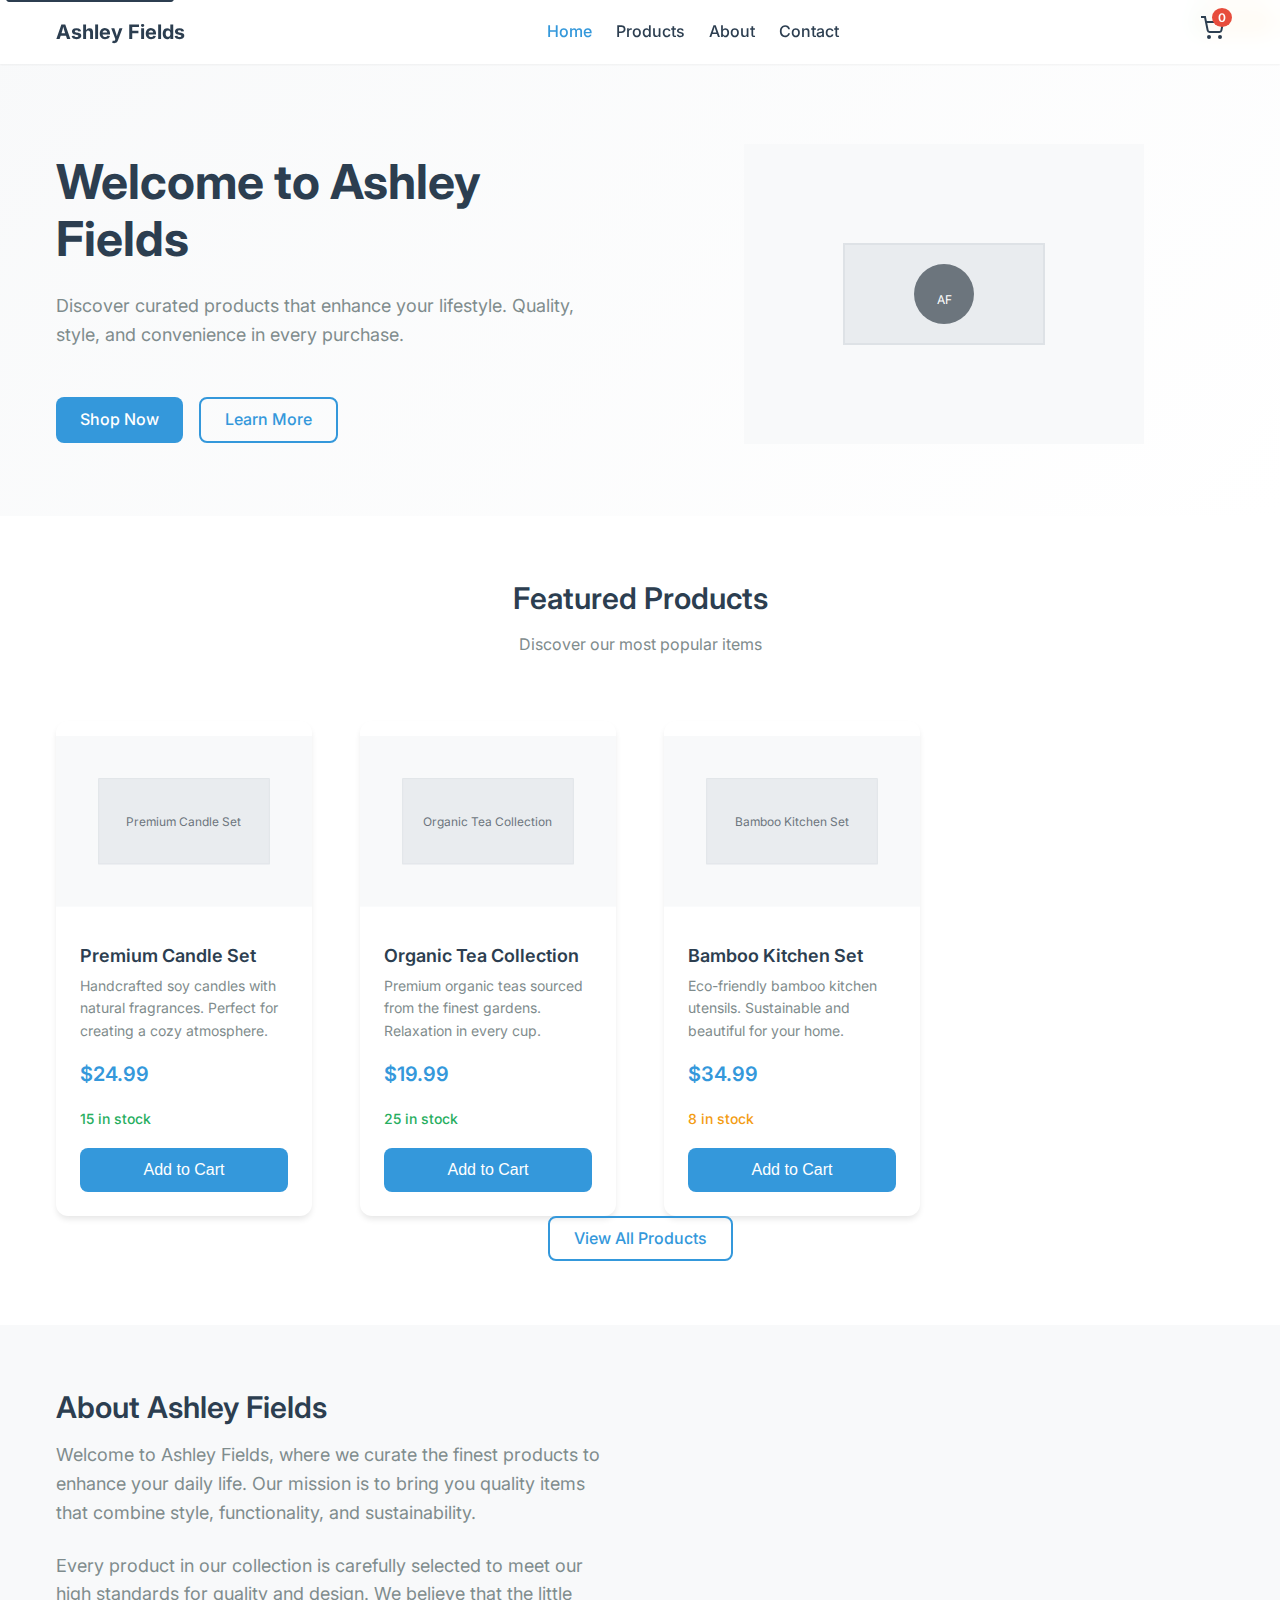
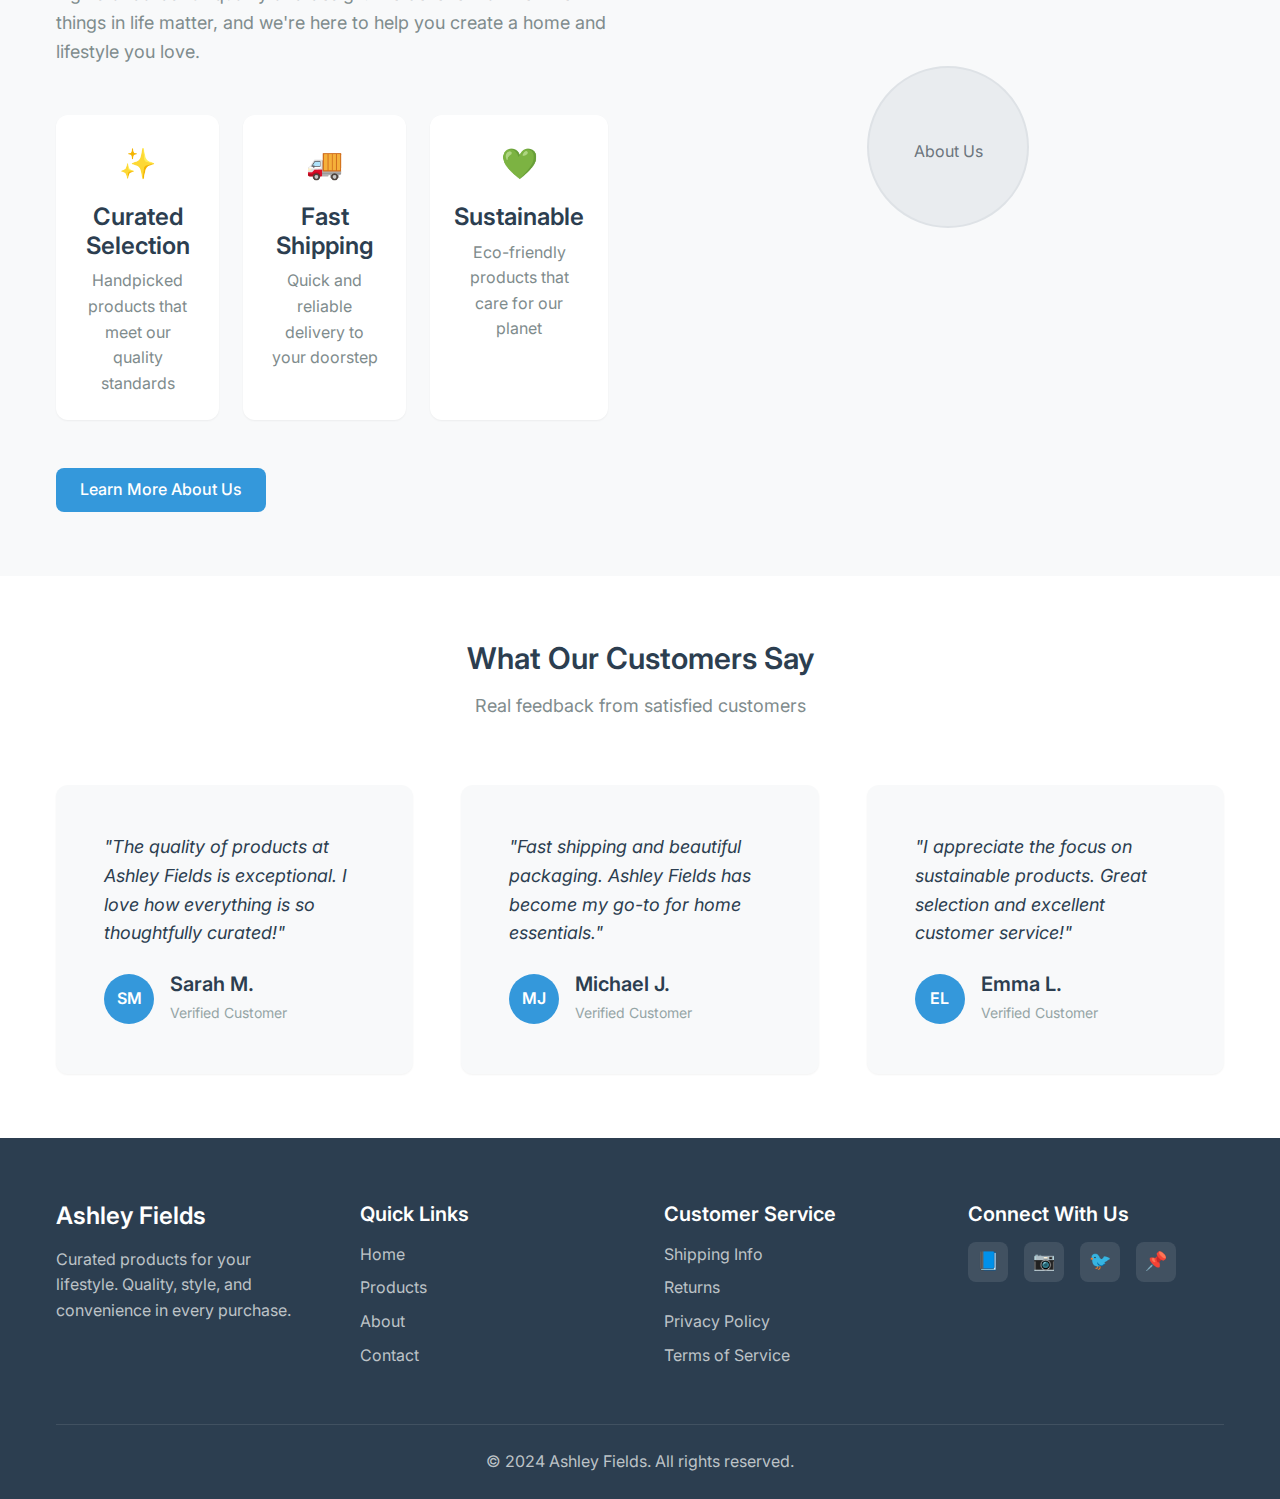
<file: index.html>
<!DOCTYPE html>
<html lang="en">
<head>
    <meta charset="UTF-8">
    <meta name="viewport" content="width=device-width, initial-scale=1.0">
    <meta name="description" content="Ashley Fields - Premium online store offering curated products for your lifestyle. Shop with confidence and enjoy fast shipping.">
    <meta name="keywords" content="Ashley Fields, online store, shopping, lifestyle, premium products">
    <meta property="og:title" content="Ashley Fields - Premium Online Store">
    <meta property="og:description" content="Discover curated products for your lifestyle at Ashley Fields. Shop with confidence and enjoy fast shipping.">
    <meta property="og:type" content="website">
    <meta property="og:url" content="https://your-domain.com">
    <meta property="og:image" content="./assets/images/og-image.jpg">
    <meta name="twitter:card" content="summary_large_image">
    <title>Ashley Fields - Premium Online Store</title>
    <link rel="icon" type="image/x-icon" href="./assets/images/favicon.ico">
    <link rel="stylesheet" href="./css/styles.css">
    <link rel="preconnect" href="https://fonts.googleapis.com">
    <link rel="preconnect" href="https://fonts.gstatic.com" crossorigin>
    <link href="https://fonts.googleapis.com/css2?family=Inter:wght@300;400;500;600;700&display=swap" rel="stylesheet">
    <script async src="https://cdn.snipcart.com/themes/v3.4.1/default/snipcart.js"></script>
    <link rel="stylesheet" href="https://cdn.snipcart.com/themes/v3.4.1/default/snipcart.css" />
</head>
<body>
    <!-- Skip to main content link for accessibility -->
    <a href="#main-content" class="skip-link">Skip to main content</a>

    <!-- Navbar Component Placeholder -->
    <div id="navbar-placeholder"></div>

    <!-- Main Content -->
    <main id="main-content">
        <!-- Hero Section -->
        <section id="home" class="hero">
            <div class="hero-container">
                <div class="hero-content">
                    <h1 class="hero-title">Welcome to Ashley Fields</h1>
                    <p class="hero-subtitle">Discover curated products that enhance your lifestyle. Quality, style, and convenience in every purchase.</p>
                    <div class="hero-buttons">
                        <a href="products.html" class="btn btn-primary">Shop Now</a>
                        <a href="about.html" class="btn btn-secondary">Learn More</a>
                    </div>
                </div>
                <div class="hero-image">
                    <div class="hero-placeholder">
                        <svg width="400" height="300" viewBox="0 0 400 300" fill="none">
                            <rect width="400" height="300" fill="#f8f9fa"/>
                            <path d="M100 100 L300 100 L300 200 L100 200 Z" fill="#e9ecef" stroke="#dee2e6" stroke-width="2"/>
                            <circle cx="200" cy="150" r="30" fill="#6c757d"/>
                            <text x="200" y="160" text-anchor="middle" fill="white" font-size="12">AF</text>
                        </svg>
                    </div>
                </div>
            </div>
        </section>

        <!-- Featured Products -->
        <section class="featured-products">
            <div class="container">
                <div class="section-header">
                    <h2>Featured Products</h2>
                    <p>Discover our most popular items</p>
                </div>

                <!-- Static Product Definitions for Snipcart Crawler -->
                <div style="display: none;">
                    <!-- These hidden products allow Snipcart to validate orders -->
                    <button class="snipcart-add-item"
                            data-item-id="candle-set-001"
                            data-item-price="24.99"
                            data-item-url="https://thdevintjaden.github.io/a-fields-store/index.html"
                            data-item-description="Handcrafted soy candles with natural fragrances. Perfect for creating a cozy atmosphere."
                            data-item-name="Premium Candle Set"
                            data-item-image="./assets/images/placeholder.svg">
                        Add to Cart
                    </button>
                    
                    <button class="snipcart-add-item"
                            data-item-id="tea-collection-002"
                            data-item-price="19.99"
                            data-item-url="https://thdevintjaden.github.io/a-fields-store/index.html"
                            data-item-description="Premium organic teas sourced from the finest gardens. Relaxation in every cup."
                            data-item-name="Organic Tea Collection"
                            data-item-image="./assets/images/placeholder.svg">
                        Add to Cart
                    </button>
                    
                    <button class="snipcart-add-item"
                            data-item-id="bamboo-kitchen-003"
                            data-item-price="34.99"
                            data-item-url="https://thdevintjaden.github.io/a-fields-store/index.html"
                            data-item-description="Eco-friendly bamboo kitchen utensils. Sustainable and beautiful for your home."
                            data-item-name="Bamboo Kitchen Set"
                            data-item-image="./assets/images/placeholder.svg">
                        Add to Cart
                    </button>
                </div>

                <div class="products-grid">
                    <!-- Featured products will be loaded here dynamically -->
                </div>
                
                <div class="text-center">
                    <a href="./products.html" class="btn btn-secondary">View All Products</a>
                </div>
            </div>
        </section>

        <!-- About Preview Section -->
        <section class="about-preview">
            <div class="container">
                <div class="about-content">
                    <div class="about-text">
                        <h2 class="section-title">About Ashley Fields</h2>
                        <p class="about-description">
                            Welcome to Ashley Fields, where we curate the finest products to enhance your daily life. 
                            Our mission is to bring you quality items that combine style, functionality, and sustainability.
                        </p>
                        <p class="about-description">
                            Every product in our collection is carefully selected to meet our high standards for quality 
                            and design. We believe that the little things in life matter, and we're here to help you 
                            create a home and lifestyle you love.
                        </p>
                        <div class="about-features">
                            <div class="feature">
                                <div class="feature-icon">✨</div>
                                <h3>Curated Selection</h3>
                                <p>Handpicked products that meet our quality standards</p>
                            </div>
                            <div class="feature">
                                <div class="feature-icon">🚚</div>
                                <h3>Fast Shipping</h3>
                                <p>Quick and reliable delivery to your doorstep</p>
                            </div>
                            <div class="feature">
                                <div class="feature-icon">💚</div>
                                <h3>Sustainable</h3>
                                <p>Eco-friendly products that care for our planet</p>
                            </div>
                        </div>
                        <div style="margin-top: var(--spacing-2xl);">
                            <a href="about.html" class="btn btn-primary">Learn More About Us</a>
                        </div>
                    </div>
                    <div class="about-image">
                        <div class="about-placeholder">
                            <svg width="400" height="300" viewBox="0 0 400 300" fill="none">
                                <rect width="400" height="300" fill="#f8f9fa"/>
                                <circle cx="200" cy="150" r="80" fill="#e9ecef" stroke="#dee2e6" stroke-width="2"/>
                                <text x="200" y="160" text-anchor="middle" fill="#6c757d" font-size="16">About Us</text>
                            </svg>
                        </div>
                    </div>
                </div>
            </div>
        </section>

        <!-- Testimonials Section -->
        <section class="testimonials">
            <div class="container">
                <div class="section-header">
                    <h2 class="section-title">What Our Customers Say</h2>
                    <p class="section-subtitle">Real feedback from satisfied customers</p>
                </div>
                <div class="testimonials-grid">
                    <div class="testimonial-card">
                        <div class="testimonial-content">
                            <p>"The quality of products at Ashley Fields is exceptional. I love how everything is so thoughtfully curated!"</p>
                        </div>
                        <div class="testimonial-author">
                            <div class="author-avatar">SM</div>
                            <div class="author-info">
                                <h4>Sarah M.</h4>
                                <span>Verified Customer</span>
                            </div>
                        </div>
                    </div>
                    <div class="testimonial-card">
                        <div class="testimonial-content">
                            <p>"Fast shipping and beautiful packaging. Ashley Fields has become my go-to for home essentials."</p>
                        </div>
                        <div class="testimonial-author">
                            <div class="author-avatar">MJ</div>
                            <div class="author-info">
                                <h4>Michael J.</h4>
                                <span>Verified Customer</span>
                            </div>
                        </div>
                    </div>
                    <div class="testimonial-card">
                        <div class="testimonial-content">
                            <p>"I appreciate the focus on sustainable products. Great selection and excellent customer service!"</p>
                        </div>
                        <div class="testimonial-author">
                            <div class="author-avatar">EL</div>
                            <div class="author-info">
                                <h4>Emma L.</h4>
                                <span>Verified Customer</span>
                            </div>
                        </div>
                    </div>
                </div>
            </div>
        </section>
    </main>

    <!-- Footer Component Placeholder -->
    <div id="footer-placeholder"></div>

    <!-- Snipcart Configuration -->
    <script>
        window.SnipcartSettings = {
            publicApiKey: 'MmNmYmQzNmUtY2E3MC00NjgxLWI0M2MtMGU3OGQ3YmRiYWRhNjM4ODYwNTY1ODUxOTM0NzYx',
            loadStrategy: 'on-user-interaction',
            addProductBehavior: 'none',
            modalStyle: 'side',
            currency: 'usd',
            language: 'en'
        };
    </script>
    
    <!-- Snipcart -->
    <script async src="https://cdn.snipcart.com/themes/v3.4.1/default/snipcart.js"></script>

    <!-- Scripts -->
    <script src="./js/components.js"></script>
    <script src="./js/main.js"></script>
    <script src="./js/snipcart-products.js"></script>
</body>
</html>
</file>
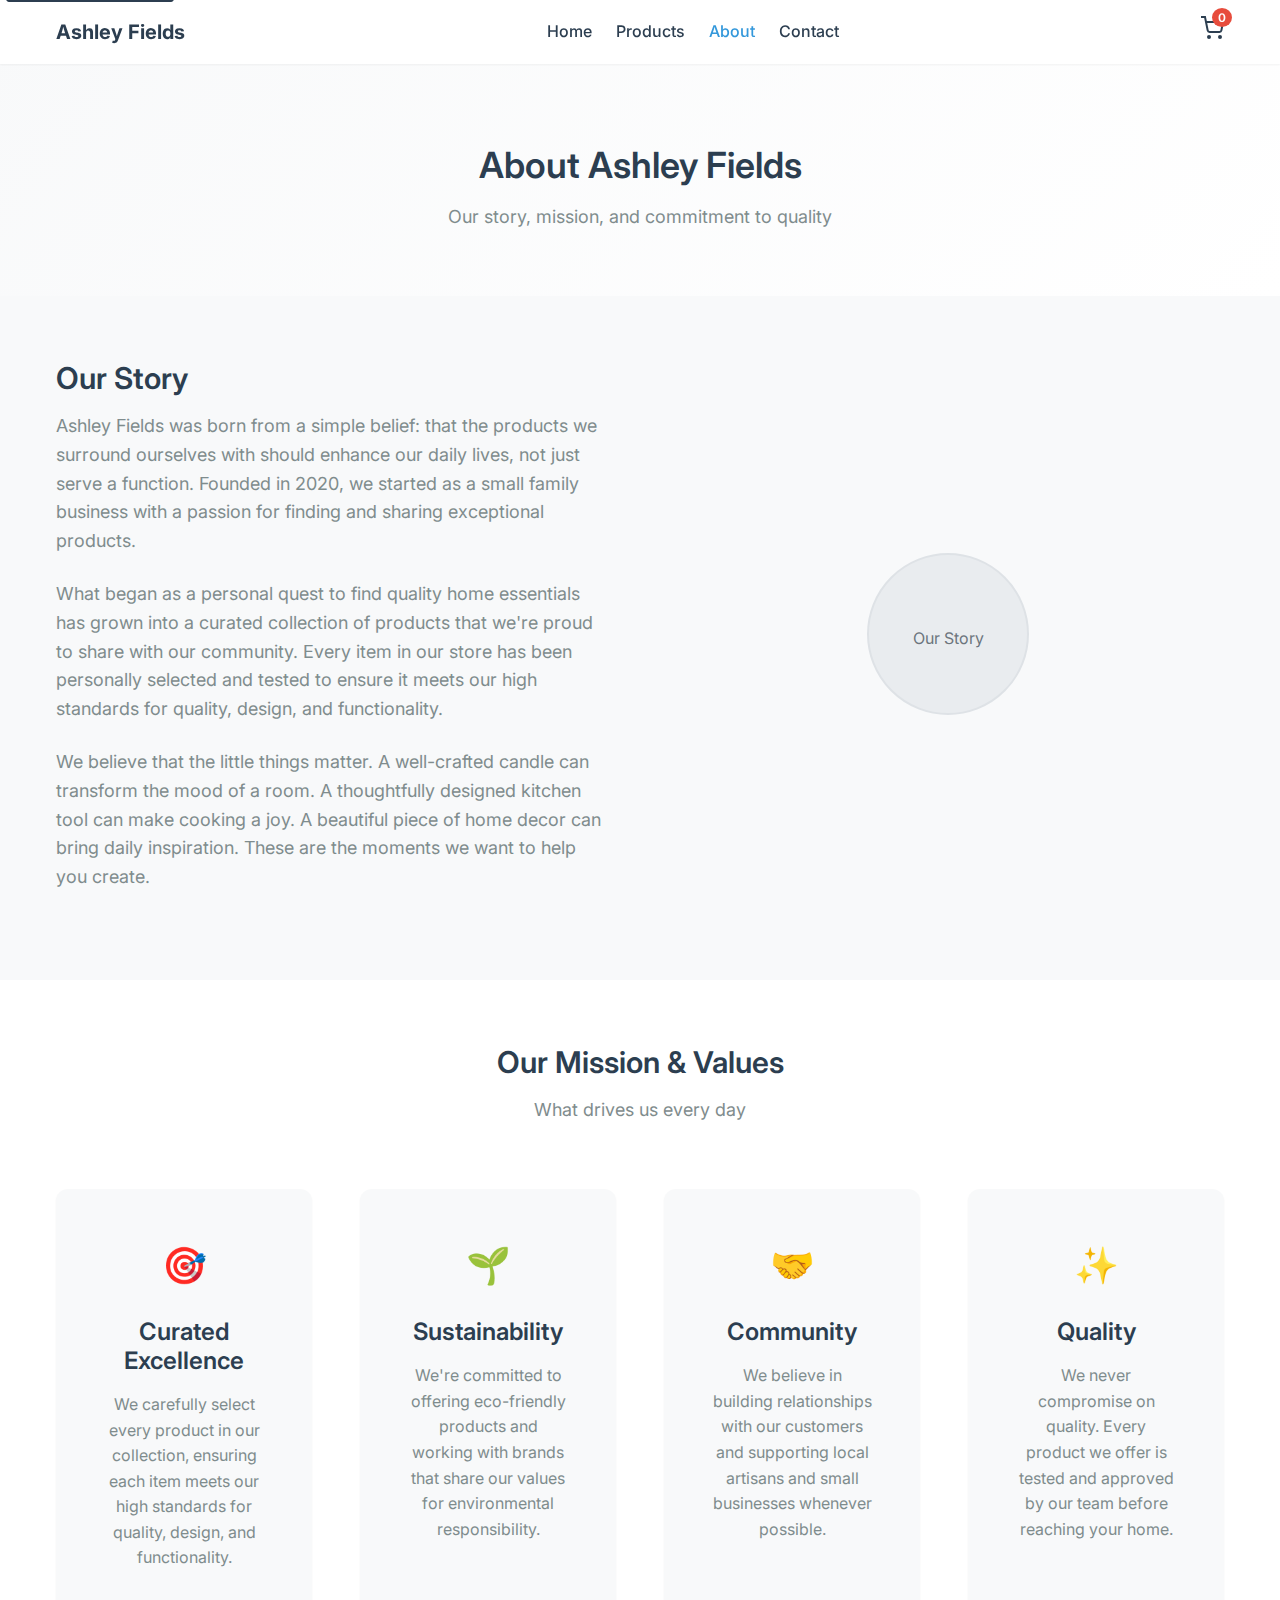
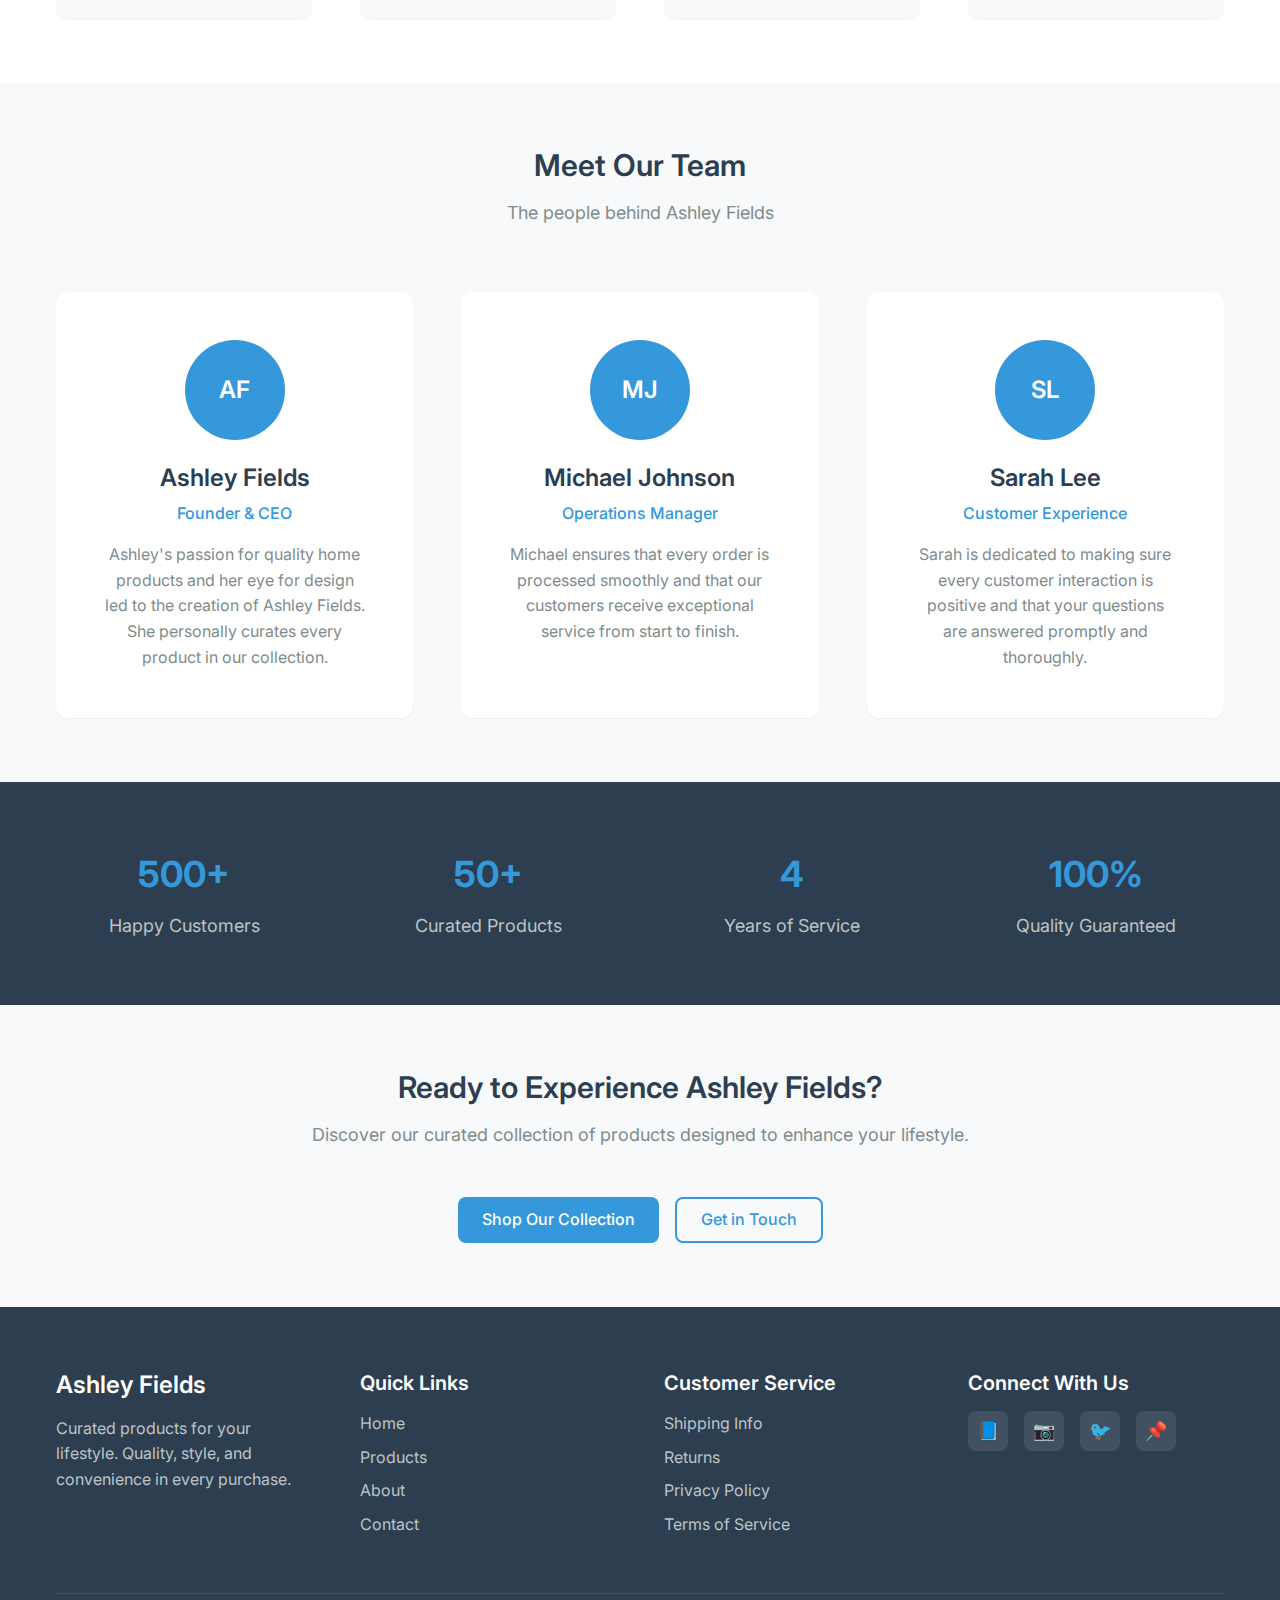
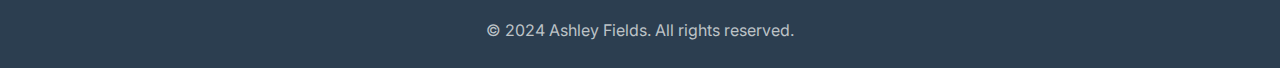
<file: about.html>
<!DOCTYPE html>
<html lang="en">
<head>
    <meta charset="UTF-8">
    <meta name="viewport" content="width=device-width, initial-scale=1.0">
    <meta name="description" content="Learn about Ashley Fields - our story, mission, and commitment to bringing you the finest curated products for your lifestyle.">
    <meta name="keywords" content="Ashley Fields, about us, our story, mission, values, curated products">
    <meta property="og:title" content="About Us - Ashley Fields">
    <meta property="og:description" content="Learn about Ashley Fields - our story, mission, and commitment to quality.">
    <meta property="og:type" content="website">
    <meta property="og:url" content="https://your-domain.com/about.html">
    <title>About Us - Ashley Fields</title>
    <link rel="icon" type="image/x-icon" href="./assets/images/favicon.ico">
    <link rel="stylesheet" href="./css/styles.css">
    <link rel="preconnect" href="https://fonts.googleapis.com">
    <link rel="preconnect" href="https://fonts.gstatic.com" crossorigin>
    <link href="https://fonts.googleapis.com/css2?family=Inter:wght@300;400;500;600;700&display=swap" rel="stylesheet">
    <script async src="https://cdn.snipcart.com/themes/v3.4.1/default/snipcart.js"></script>
    <link rel="stylesheet" href="https://cdn.snipcart.com/themes/v3.4.1/default/snipcart.css" />
</head>
<body>
    <!-- Skip to main content link for accessibility -->
    <a href="#main-content" class="skip-link">Skip to main content</a>

    <!-- Navbar Component Placeholder -->
    <div id="navbar-placeholder"></div>

    <!-- Main Content -->
    <main id="main-content">
        <!-- Page Header -->
        <section class="page-header">
            <div class="container">
                <div class="page-header-content">
                    <h1 class="page-title">About Ashley Fields</h1>
                    <p class="page-subtitle">Our story, mission, and commitment to quality</p>
                </div>
            </div>
        </section>

        <!-- Our Story Section -->
        <section class="about-story">
            <div class="container">
                <div class="about-content">
                    <div class="about-text">
                        <h2 class="section-title">Our Story</h2>
                        <p class="about-description">
                            Ashley Fields was born from a simple belief: that the products we surround ourselves with 
                            should enhance our daily lives, not just serve a function. Founded in 2020, we started as 
                            a small family business with a passion for finding and sharing exceptional products.
                        </p>
                        <p class="about-description">
                            What began as a personal quest to find quality home essentials has grown into a curated 
                            collection of products that we're proud to share with our community. Every item in our 
                            store has been personally selected and tested to ensure it meets our high standards for 
                            quality, design, and functionality.
                        </p>
                        <p class="about-description">
                            We believe that the little things matter. A well-crafted candle can transform the mood 
                            of a room. A thoughtfully designed kitchen tool can make cooking a joy. A beautiful 
                            piece of home decor can bring daily inspiration. These are the moments we want to help 
                            you create.
                        </p>
                    </div>
                    <div class="about-image">
                        <div class="about-placeholder">
                            <svg width="400" height="300" viewBox="0 0 400 300" fill="none">
                                <rect width="400" height="300" fill="#f8f9fa"/>
                                <circle cx="200" cy="150" r="80" fill="#e9ecef" stroke="#dee2e6" stroke-width="2"/>
                                <text x="200" y="160" text-anchor="middle" fill="#6c757d" font-size="16">Our Story</text>
                            </svg>
                        </div>
                    </div>
                </div>
            </div>
        </section>

        <!-- Mission & Values Section -->
        <section class="mission-values">
            <div class="container">
                <div class="section-header">
                    <h2 class="section-title">Our Mission & Values</h2>
                    <p class="section-subtitle">What drives us every day</p>
                </div>
                <div class="values-grid">
                    <div class="value-card">
                        <div class="value-icon">🎯</div>
                        <h3>Curated Excellence</h3>
                        <p>We carefully select every product in our collection, ensuring each item meets our high standards for quality, design, and functionality.</p>
                    </div>
                    <div class="value-card">
                        <div class="value-icon">🌱</div>
                        <h3>Sustainability</h3>
                        <p>We're committed to offering eco-friendly products and working with brands that share our values for environmental responsibility.</p>
                    </div>
                    <div class="value-card">
                        <div class="value-icon">🤝</div>
                        <h3>Community</h3>
                        <p>We believe in building relationships with our customers and supporting local artisans and small businesses whenever possible.</p>
                    </div>
                    <div class="value-card">
                        <div class="value-icon">✨</div>
                        <h3>Quality</h3>
                        <p>We never compromise on quality. Every product we offer is tested and approved by our team before reaching your home.</p>
                    </div>
                </div>
            </div>
        </section>

        <!-- Team Section -->
        <section class="team-section">
            <div class="container">
                <div class="section-header">
                    <h2 class="section-title">Meet Our Team</h2>
                    <p class="section-subtitle">The people behind Ashley Fields</p>
                </div>
                <div class="team-grid">
                    <div class="team-member">
                        <div class="member-avatar">
                            <div class="avatar-placeholder">AF</div>
                        </div>
                        <h3>Ashley Fields</h3>
                        <p class="member-title">Founder & CEO</p>
                        <p class="member-bio">Ashley's passion for quality home products and her eye for design led to the creation of Ashley Fields. She personally curates every product in our collection.</p>
                    </div>
                    <div class="team-member">
                        <div class="member-avatar">
                            <div class="avatar-placeholder">MJ</div>
                        </div>
                        <h3>Michael Johnson</h3>
                        <p class="member-title">Operations Manager</p>
                        <p class="member-bio">Michael ensures that every order is processed smoothly and that our customers receive exceptional service from start to finish.</p>
                    </div>
                    <div class="team-member">
                        <div class="member-avatar">
                            <div class="avatar-placeholder">SL</div>
                        </div>
                        <h3>Sarah Lee</h3>
                        <p class="member-title">Customer Experience</p>
                        <p class="member-bio">Sarah is dedicated to making sure every customer interaction is positive and that your questions are answered promptly and thoroughly.</p>
                    </div>
                </div>
            </div>
        </section>

        <!-- Stats Section -->
        <section class="stats-section">
            <div class="container">
                <div class="stats-grid">
                    <div class="stat-item">
                        <div class="stat-number">500+</div>
                        <div class="stat-label">Happy Customers</div>
                    </div>
                    <div class="stat-item">
                        <div class="stat-number">50+</div>
                        <div class="stat-label">Curated Products</div>
                    </div>
                    <div class="stat-item">
                        <div class="stat-number">4</div>
                        <div class="stat-label">Years of Service</div>
                    </div>
                    <div class="stat-item">
                        <div class="stat-number">100%</div>
                        <div class="stat-label">Quality Guaranteed</div>
                    </div>
                </div>
            </div>
        </section>

        <!-- CTA Section -->
        <section class="cta-section">
            <div class="container">
                <div class="cta-content">
                    <h2>Ready to Experience Ashley Fields?</h2>
                    <p>Discover our curated collection of products designed to enhance your lifestyle.</p>
                    <div class="cta-buttons">
                        <a href="products.html" class="btn btn-primary">Shop Our Collection</a>
                        <a href="contact.html" class="btn btn-secondary">Get in Touch</a>
                    </div>
                </div>
            </div>
        </section>
    </main>

    <!-- Footer Component Placeholder -->
    <div id="footer-placeholder"></div>

    <!-- Snipcart Configuration -->
    <script>
        window.SnipcartSettings = {
            publicApiKey: 'MmNmYmQzNmUtY2E3MC00NjgxLWI0M2MtMGU3OGQ3YmRiYWRhNjM4ODYwNTY1ODUxOTM0NzYx',
            loadStrategy: 'on-user-interaction',
            addProductBehavior: 'none',
            modalStyle: 'side',
            currency: 'usd',
            language: 'en'
        };
    </script>
    
    <!-- Snipcart -->
    <script async src="https://cdn.snipcart.com/themes/v3.4.1/default/snipcart.js"></script>

    <!-- Scripts -->
    <script src="./js/components.js"></script>
    <script src="./js/main.js"></script>
</body>
</html>
</file>
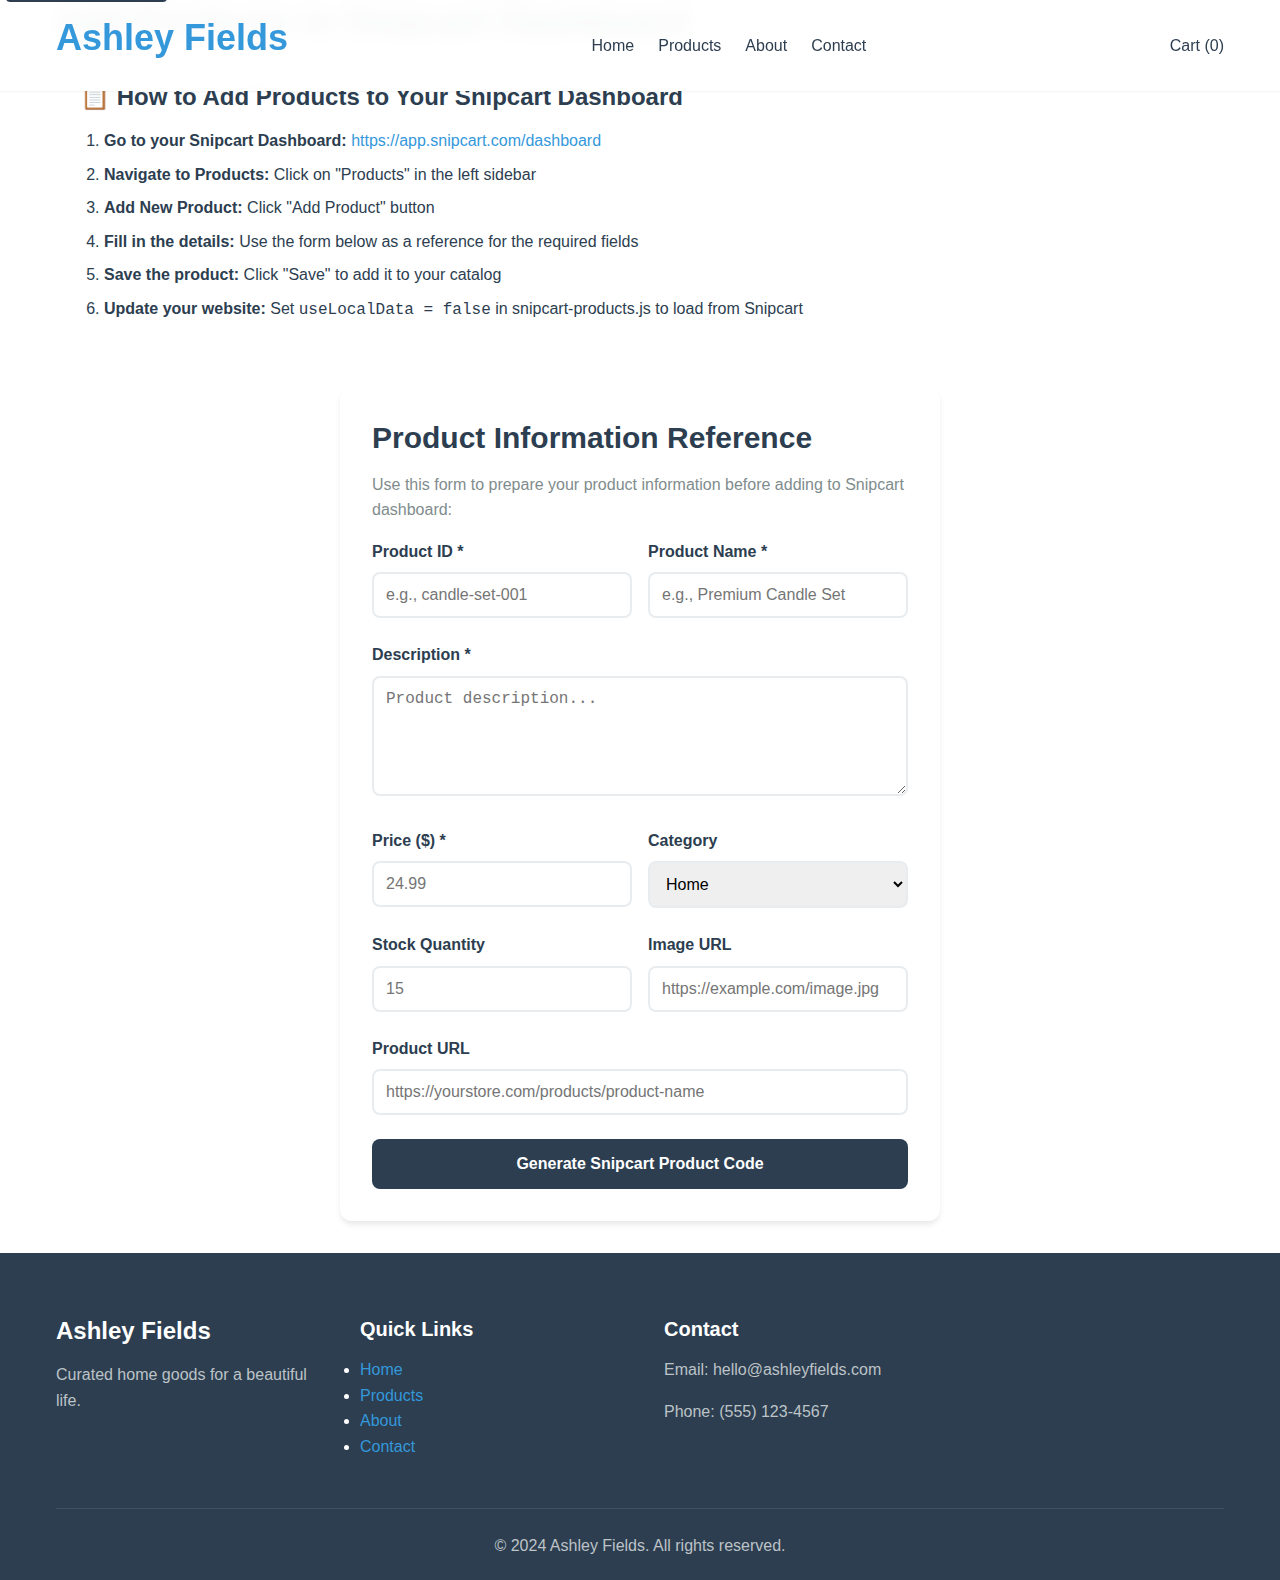
<file: add-products.html>
<!DOCTYPE html>
<html lang="en">
<head>
    <meta charset="UTF-8">
    <meta name="viewport" content="width=device-width, initial-scale=1.0">
    <title>Add Products to Snipcart - Ashley Fields</title>
    <link rel="stylesheet" href="./css/styles.css">
    <style>
        .add-product-form {
            max-width: 600px;
            margin: 2rem auto;
            padding: 2rem;
            background: white;
            border-radius: var(--radius-lg);
            box-shadow: var(--shadow-md);
        }
        
        .form-group {
            margin-bottom: 1.5rem;
        }
        
        .form-group label {
            display: block;
            margin-bottom: 0.5rem;
            font-weight: 600;
            color: var(--text-primary);
        }
        
        .form-group input,
        .form-group textarea,
        .form-group select {
            width: 100%;
            padding: 0.75rem;
            border: 2px solid var(--border-color);
            border-radius: var(--radius-md);
            font-size: 1rem;
            transition: border-color var(--transition-normal);
        }
        
        .form-group input:focus,
        .form-group textarea:focus,
        .form-group select:focus {
            outline: none;
            border-color: var(--primary-color);
        }
        
        .form-row {
            display: grid;
            grid-template-columns: 1fr 1fr;
            gap: 1rem;
        }
        
        .btn-add-product {
            background: var(--primary-color);
            color: white;
            border: none;
            padding: 1rem 2rem;
            border-radius: var(--radius-md);
            font-size: 1rem;
            font-weight: 600;
            cursor: pointer;
            transition: all var(--transition-normal);
            width: 100%;
        }
        
        .btn-add-product:hover {
            background: var(--primary-dark);
            transform: translateY(-2px);
            box-shadow: var(--shadow-lg);
        }
        
        .status-message {
            padding: 1rem;
            border-radius: var(--radius-md);
            margin: 1rem 0;
            text-align: center;
        }
        
        .status-success {
            background: var(--success-light);
            color: var(--success-color);
            border: 1px solid var(--success-color);
        }
        
        .status-error {
            background: var(--error-light);
            color: var(--error-color);
            border: 1px solid var(--error-color);
        }
        
        .instructions {
            background: var(--light-color);
            padding: 1.5rem;
            border-radius: var(--radius-md);
            margin-bottom: 2rem;
        }
        
        .instructions h3 {
            color: var(--primary-color);
            margin-bottom: 1rem;
        }
        
        .instructions ol {
            padding-left: 1.5rem;
        }
        
        .instructions li {
            margin-bottom: 0.5rem;
        }
    </style>
</head>
<body>
    <!-- Header -->
    <header class="header">
        <nav class="navbar">
            <div class="nav-container">
                <a href="./index.html" class="nav-logo">
                    <h1>Ashley Fields</h1>
                </a>
                <div class="nav-menu">
                    <a href="./index.html" class="nav-link">Home</a>
                    <a href="./products.html" class="nav-link">Products</a>
                    <a href="./about.html" class="nav-link">About</a>
                    <a href="./contact.html" class="nav-link">Contact</a>
                </div>
                <div class="nav-cart">
                    <button class="snipcart-checkout btn btn-primary">
                        Cart (<span class="snipcart-items-count">0</span>)
                    </button>
                </div>
            </div>
        </nav>
    </header>

    <!-- Main Content -->
    <main class="main-content">
        <div class="container">
            <h1 class="page-title">Add Products to Snipcart Dashboard</h1>
            
            <div class="instructions">
                <h3>📋 How to Add Products to Your Snipcart Dashboard</h3>
                <ol>
                    <li><strong>Go to your Snipcart Dashboard:</strong> <a href="https://app.snipcart.com/dashboard" target="_blank">https://app.snipcart.com/dashboard</a></li>
                    <li><strong>Navigate to Products:</strong> Click on "Products" in the left sidebar</li>
                    <li><strong>Add New Product:</strong> Click "Add Product" button</li>
                    <li><strong>Fill in the details:</strong> Use the form below as a reference for the required fields</li>
                    <li><strong>Save the product:</strong> Click "Save" to add it to your catalog</li>
                    <li><strong>Update your website:</strong> Set <code>useLocalData = false</code> in snipcart-products.js to load from Snipcart</li>
                </ol>
            </div>

            <div class="add-product-form">
                <h2>Product Information Reference</h2>
                <p>Use this form to prepare your product information before adding to Snipcart dashboard:</p>
                
                <form id="productForm">
                    <div class="form-row">
                        <div class="form-group">
                            <label for="productId">Product ID *</label>
                            <input type="text" id="productId" name="productId" placeholder="e.g., candle-set-001" required>
                        </div>
                        <div class="form-group">
                            <label for="productName">Product Name *</label>
                            <input type="text" id="productName" name="productName" placeholder="e.g., Premium Candle Set" required>
                        </div>
                    </div>
                    
                    <div class="form-group">
                        <label for="productDescription">Description *</label>
                        <textarea id="productDescription" name="productDescription" rows="3" placeholder="Product description..." required></textarea>
                    </div>
                    
                    <div class="form-row">
                        <div class="form-group">
                            <label for="productPrice">Price ($) *</label>
                            <input type="number" id="productPrice" name="productPrice" step="0.01" min="0" placeholder="24.99" required>
                        </div>
                        <div class="form-group">
                            <label for="productCategory">Category</label>
                            <select id="productCategory" name="productCategory">
                                <option value="home">Home</option>
                                <option value="kitchen">Kitchen</option>
                                <option value="wellness">Wellness</option>
                                <option value="beverages">Beverages</option>
                                <option value="uncategorized">Uncategorized</option>
                            </select>
                        </div>
                    </div>
                    
                    <div class="form-row">
                        <div class="form-group">
                            <label for="productStock">Stock Quantity</label>
                            <input type="number" id="productStock" name="productStock" min="0" placeholder="15">
                        </div>
                        <div class="form-group">
                            <label for="productImage">Image URL</label>
                            <input type="url" id="productImage" name="productImage" placeholder="https://example.com/image.jpg">
                        </div>
                    </div>
                    
                    <div class="form-group">
                        <label for="productUrl">Product URL</label>
                        <input type="url" id="productUrl" name="productUrl" placeholder="https://yourstore.com/products/product-name">
                    </div>
                    
                    <button type="submit" class="btn-add-product">Generate Snipcart Product Code</button>
                </form>
                
                <div id="statusMessage" class="status-message" style="display: none;"></div>
                
                <div id="productCode" style="display: none;">
                    <h3>Snipcart Product Code</h3>
                    <p>Copy this code and add it to your HTML pages:</p>
                    <pre id="codeOutput" style="background: #f8f9fa; padding: 1rem; border-radius: var(--radius-md); overflow-x: auto;"></pre>
                </div>
            </div>
        </div>
    </main>

    <!-- Footer -->
    <footer class="footer">
        <div class="container">
            <div class="footer-content">
                <div class="footer-section">
                    <h3>Ashley Fields</h3>
                    <p>Curated home goods for a beautiful life.</p>
                </div>
                <div class="footer-section">
                    <h4>Quick Links</h4>
                    <ul>
                        <li><a href="./index.html">Home</a></li>
                        <li><a href="./products.html">Products</a></li>
                        <li><a href="./about.html">About</a></li>
                        <li><a href="./contact.html">Contact</a></li>
                    </ul>
                </div>
                <div class="footer-section">
                    <h4>Contact</h4>
                    <p>Email: hello@ashleyfields.com</p>
                    <p>Phone: (555) 123-4567</p>
                </div>
            </div>
            <div class="footer-bottom">
                <p>&copy; 2024 Ashley Fields. All rights reserved.</p>
            </div>
        </div>
    </footer>

    <!-- Snipcart Configuration -->
    <script>
        window.SnipcartSettings = {
            publicApiKey: 'MmNmYmQzNmUtY2E3MC00NjgxLWI0M2MtMGU3OGQ3YmRiYWRhNjM4ODYwNTY1ODUxOTM0NzYx',
            loadStrategy: 'on-user-interaction',
            addProductBehavior: 'none',
            modalStyle: 'side',
            currency: 'usd',
            language: 'en'
        };
    </script>
    
    <!-- Snipcart -->
    <script async src="https://cdn.snipcart.com/themes/v3.4.1/default/snipcart.js"></script>

    <!-- Scripts -->
    <script src="./js/main.js"></script>
    <script>
        // Product form handling
        document.getElementById('productForm').addEventListener('submit', function(e) {
            e.preventDefault();
            
            const formData = new FormData(this);
            const productData = {
                id: formData.get('productId'),
                name: formData.get('productName'),
                description: formData.get('productDescription'),
                price: parseFloat(formData.get('productPrice')),
                category: formData.get('productCategory'),
                stock: parseInt(formData.get('productStock')) || 0,
                image: formData.get('productImage') || './assets/images/placeholder.svg',
                url: formData.get('productUrl') || window.location.href
            };
            
            // Generate Snipcart product code
            const productCode = generateSnipcartCode(productData);
            
            // Display the code
            document.getElementById('codeOutput').textContent = productCode;
            document.getElementById('productCode').style.display = 'block';
            
            // Show success message
            showStatus('Product code generated successfully! Copy the code above and add it to your HTML pages.', 'success');
            
            // Scroll to the code
            document.getElementById('productCode').scrollIntoView({ behavior: 'smooth' });
        });
        
        function generateSnipcartCode(product) {
            return `<div class="product-card">
    <div class="product-image">
        <img src="${product.image}" alt="${product.name}" loading="lazy">
        <div class="stock-badge ${product.stock > 0 ? 'in-stock' : 'out-of-stock'}">
            ${product.stock > 0 ? 'In Stock' : 'Out of Stock'}
        </div>
    </div>
    <div class="product-info">
        <h3 class="product-title">${product.name}</h3>
        <p class="product-description">${product.description}</p>
        <div class="product-price">$${product.price.toFixed(2)}</div>
        <div class="product-stock">
            <span class="stock-text ${product.stock > 0 ? 'in-stock' : 'out-of-stock'}">
                ${product.stock > 0 ? `${product.stock} in stock` : 'Out of stock'}
            </span>
        </div>
        ${product.stock > 0 ? 
            `<button class="btn btn-primary snipcart-add-item"
                    data-item-id="${product.id}"
                    data-item-price="${product.price}"
                    data-item-url="${product.url}"
                    data-item-description="${product.description}"
                    data-item-name="${product.name}"
                    data-item-image="${product.image}">
                Add to Cart
            </button>` :
            `<button class="btn btn-secondary" disabled>
                Out of Stock
            </button>`
        }
    </div>
</div>`;
        }
        
        function showStatus(message, type) {
            const statusElement = document.getElementById('statusMessage');
            statusElement.textContent = message;
            statusElement.className = `status-message status-${type}`;
            statusElement.style.display = 'block';
            
            setTimeout(() => {
                statusElement.style.display = 'none';
            }, 5000);
        }
    </script>
</body>
</html>
</file>
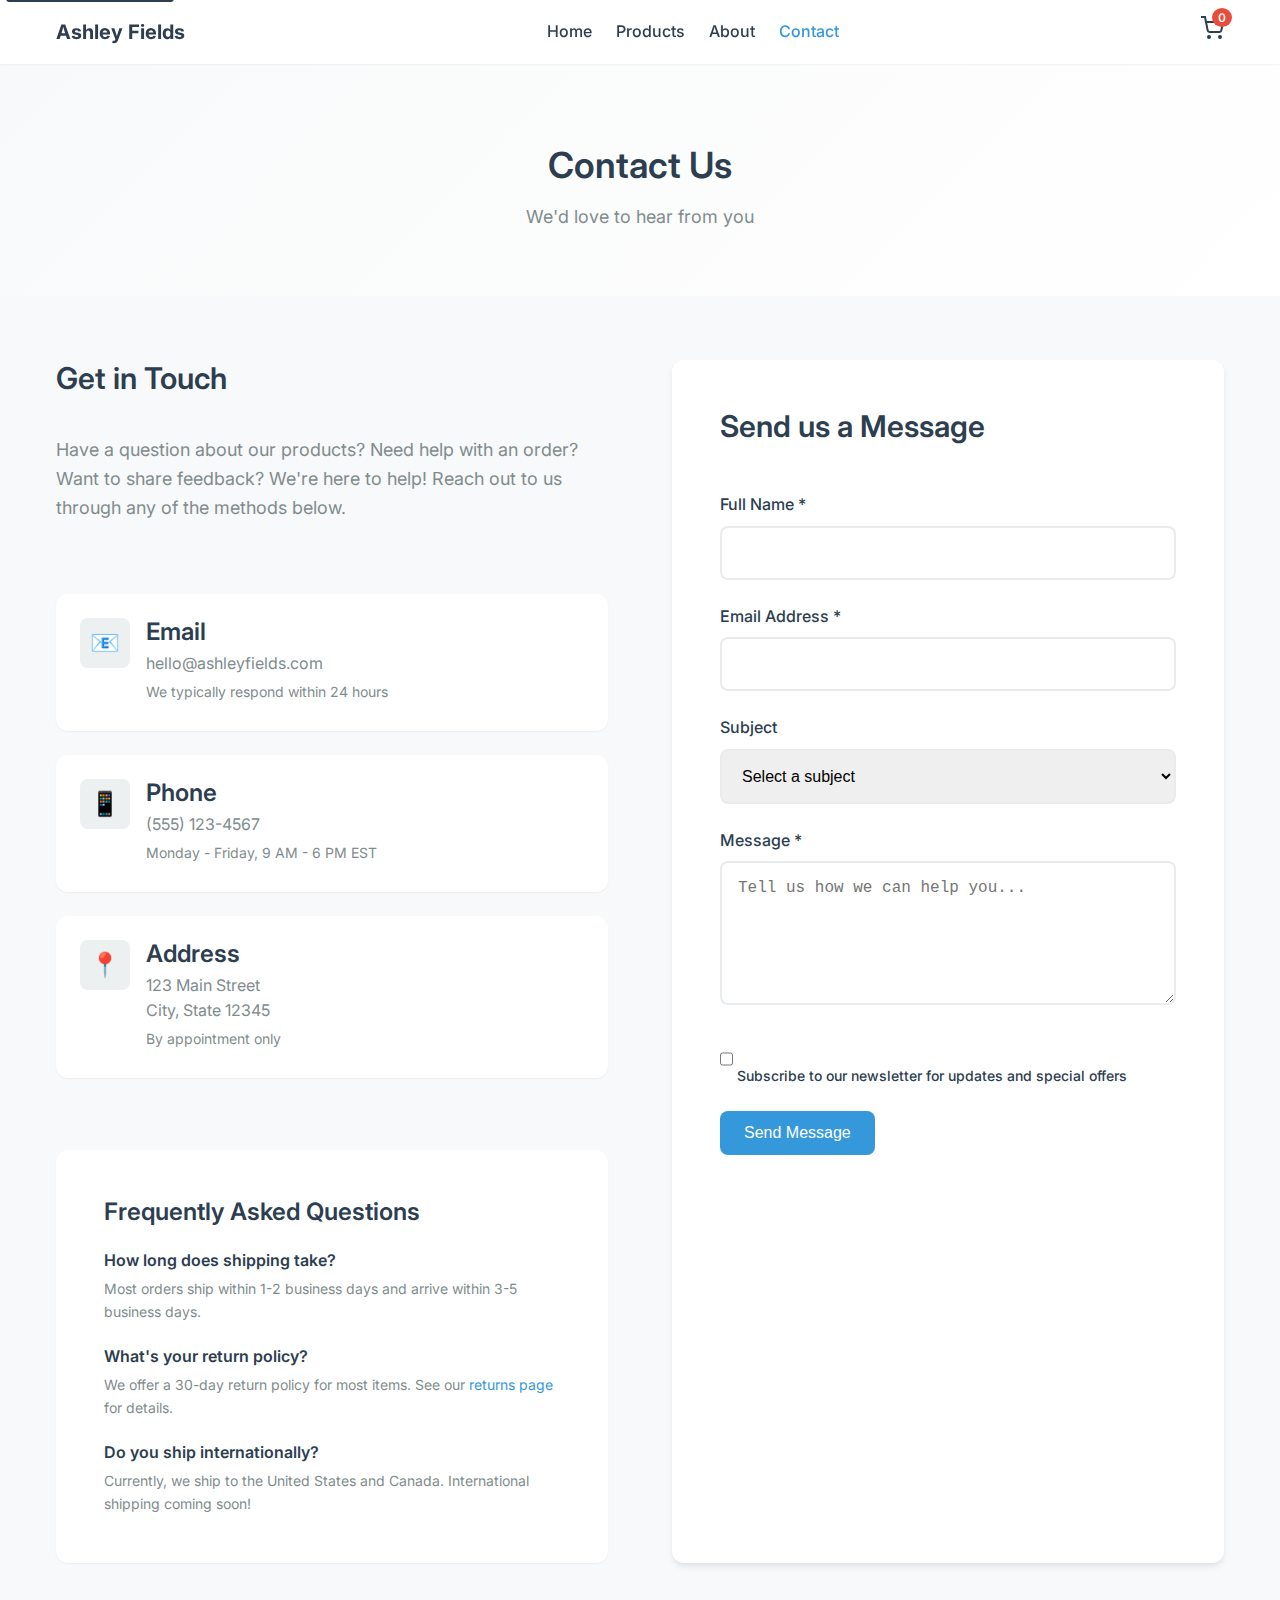
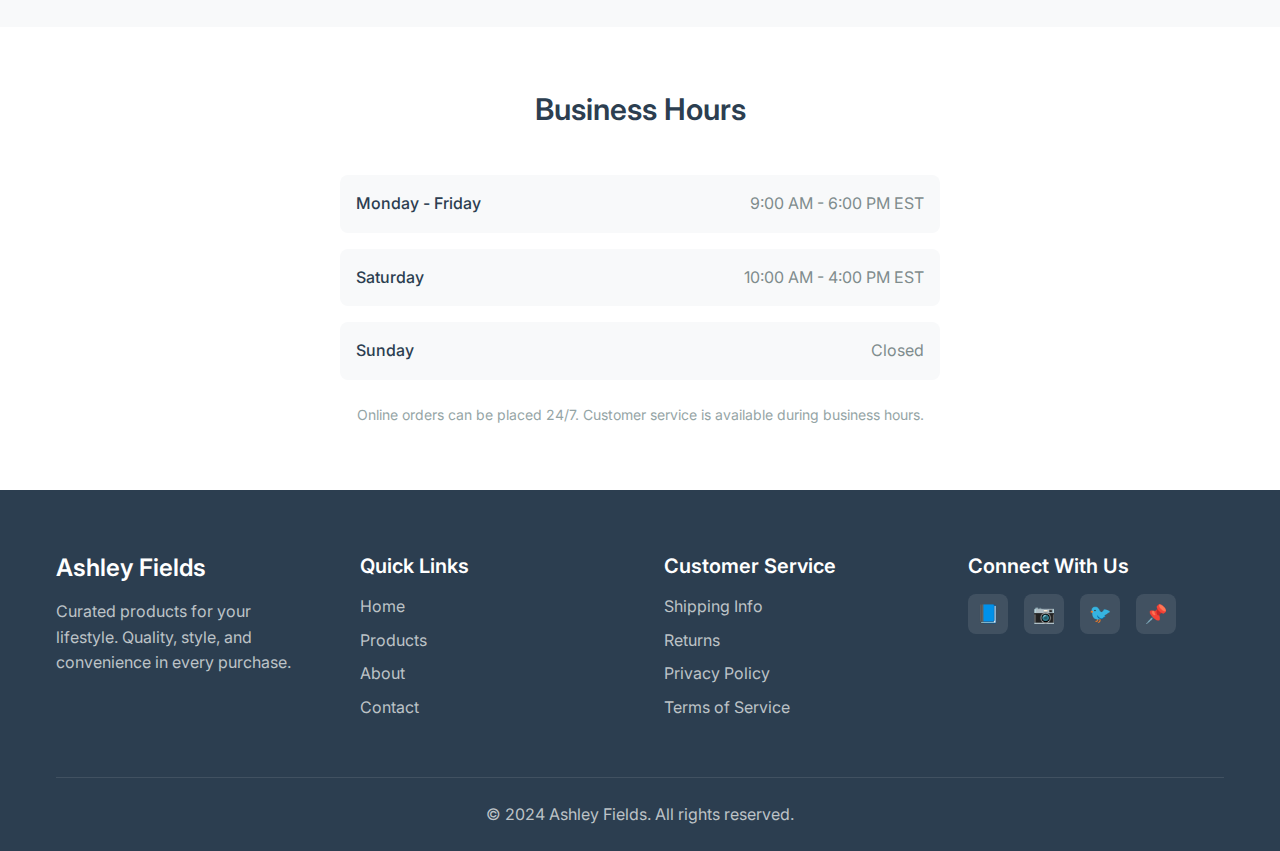
<file: contact.html>
<!DOCTYPE html>
<html lang="en">
<head>
    <meta charset="UTF-8">
    <meta name="viewport" content="width=device-width, initial-scale=1.0">
    <meta name="description" content="Get in touch with Ashley Fields. We're here to help with any questions about our products or services.">
    <meta name="keywords" content="Ashley Fields, contact, customer service, support, get in touch">
    <meta property="og:title" content="Contact Us - Ashley Fields">
    <meta property="og:description" content="Get in touch with Ashley Fields. We're here to help with any questions.">
    <meta property="og:type" content="website">
    <meta property="og:url" content="https://your-domain.com/contact.html">
    <title>Contact Us - Ashley Fields</title>
    <link rel="icon" type="image/x-icon" href="./assets/images/favicon.ico">
    <link rel="stylesheet" href="./css/styles.css">
    <link rel="preconnect" href="https://fonts.googleapis.com">
    <link rel="preconnect" href="https://fonts.gstatic.com" crossorigin>
    <link href="https://fonts.googleapis.com/css2?family=Inter:wght@300;400;500;600;700&display=swap" rel="stylesheet">
    <script async src="https://cdn.snipcart.com/themes/v3.4.1/default/snipcart.js"></script>
    <link rel="stylesheet" href="https://cdn.snipcart.com/themes/v3.4.1/default/snipcart.css" />
</head>
<body>
    <!-- Skip to main content link for accessibility -->
    <a href="#main-content" class="skip-link">Skip to main content</a>

    <!-- Navbar Component Placeholder -->
    <div id="navbar-placeholder"></div>

    <!-- Main Content -->
    <main id="main-content">
        <!-- Page Header -->
        <section class="page-header">
            <div class="container">
                <div class="page-header-content">
                    <h1 class="page-title">Contact Us</h1>
                    <p class="page-subtitle">We'd love to hear from you</p>
                </div>
            </div>
        </section>

        <!-- Contact Section -->
        <section class="contact-page">
            <div class="container">
                <div class="contact-content">
                    <div class="contact-info">
                        <h2 class="section-title">Get in Touch</h2>
                        <p class="contact-intro">
                            Have a question about our products? Need help with an order? Want to share feedback? 
                            We're here to help! Reach out to us through any of the methods below.
                        </p>
                        
                        <div class="contact-methods">
                            <div class="contact-item">
                                <div class="contact-icon">📧</div>
                                <div class="contact-details">
                                    <h3>Email</h3>
                                    <p>hello@ashleyfields.com</p>
                                    <p class="contact-note">We typically respond within 24 hours</p>
                                </div>
                            </div>
                            
                            <div class="contact-item">
                                <div class="contact-icon">📱</div>
                                <div class="contact-details">
                                    <h3>Phone</h3>
                                    <p>(555) 123-4567</p>
                                    <p class="contact-note">Monday - Friday, 9 AM - 6 PM EST</p>
                                </div>
                            </div>
                            
                            <div class="contact-item">
                                <div class="contact-icon">📍</div>
                                <div class="contact-details">
                                    <h3>Address</h3>
                                    <p>123 Main Street<br>City, State 12345</p>
                                    <p class="contact-note">By appointment only</p>
                                </div>
                            </div>
                        </div>

                        <div class="contact-faq">
                            <h3>Frequently Asked Questions</h3>
                            <div class="faq-item">
                                <h4>How long does shipping take?</h4>
                                <p>Most orders ship within 1-2 business days and arrive within 3-5 business days.</p>
                            </div>
                            <div class="faq-item">
                                <h4>What's your return policy?</h4>
                                <p>We offer a 30-day return policy for most items. See our <a href="returns.html">returns page</a> for details.</p>
                            </div>
                            <div class="faq-item">
                                <h4>Do you ship internationally?</h4>
                                <p>Currently, we ship to the United States and Canada. International shipping coming soon!</p>
                            </div>
                        </div>
                    </div>
                    
                    <div class="contact-form-container">
                        <div class="contact-form">
                            <h2>Send us a Message</h2>
                            <form id="contact-form">
                                <div class="form-group">
                                    <label for="name">Full Name *</label>
                                    <input type="text" id="name" name="name" required>
                                </div>
                                
                                <div class="form-group">
                                    <label for="email">Email Address *</label>
                                    <input type="email" id="email" name="email" required>
                                </div>
                                
                                <div class="form-group">
                                    <label for="subject">Subject</label>
                                    <select id="subject" name="subject">
                                        <option value="">Select a subject</option>
                                        <option value="general">General Inquiry</option>
                                        <option value="order">Order Question</option>
                                        <option value="product">Product Information</option>
                                        <option value="support">Customer Support</option>
                                        <option value="feedback">Feedback</option>
                                        <option value="other">Other</option>
                                    </select>
                                </div>
                                
                                <div class="form-group">
                                    <label for="message">Message *</label>
                                    <textarea id="message" name="message" rows="6" required placeholder="Tell us how we can help you..."></textarea>
                                </div>
                                
                                <div class="form-group">
                                    <label class="checkbox-label">
                                        <input type="checkbox" name="newsletter" id="newsletter">
                                        <span class="checkmark"></span>
                                        Subscribe to our newsletter for updates and special offers
                                    </label>
                                </div>
                                
                                <button type="submit" class="btn btn-primary">Send Message</button>
                            </form>
                        </div>
                    </div>
                </div>
            </div>
        </section>

        <!-- Business Hours Section -->
        <section class="business-hours">
            <div class="container">
                <div class="hours-content">
                    <h2>Business Hours</h2>
                    <div class="hours-grid">
                        <div class="hours-item">
                            <span class="day">Monday - Friday</span>
                            <span class="time">9:00 AM - 6:00 PM EST</span>
                        </div>
                        <div class="hours-item">
                            <span class="day">Saturday</span>
                            <span class="time">10:00 AM - 4:00 PM EST</span>
                        </div>
                        <div class="hours-item">
                            <span class="day">Sunday</span>
                            <span class="time">Closed</span>
                        </div>
                    </div>
                    <p class="hours-note">
                        Online orders can be placed 24/7. Customer service is available during business hours.
                    </p>
                </div>
            </div>
        </section>
    </main>

    <!-- Footer Component Placeholder -->
    <div id="footer-placeholder"></div>

    <!-- Snipcart Configuration -->
    <script>
        window.SnipcartSettings = {
            publicApiKey: 'MmNmYmQzNmUtY2E3MC00NjgxLWI0M2MtMGU3OGQ3YmRiYWRhNjM4ODYwNTY1ODUxOTM0NzYx',
            loadStrategy: 'on-user-interaction',
            addProductBehavior: 'none',
            modalStyle: 'side',
            currency: 'usd',
            language: 'en'
        };
    </script>
    
    <!-- Snipcart -->
    <script async src="https://cdn.snipcart.com/themes/v3.4.1/default/snipcart.js"></script>

    <!-- Scripts -->
    <script src="./js/components.js"></script>
    <script src="./js/main.js"></script>
    <script src="./js/contact.js"></script>
</body>
</html>
</file>
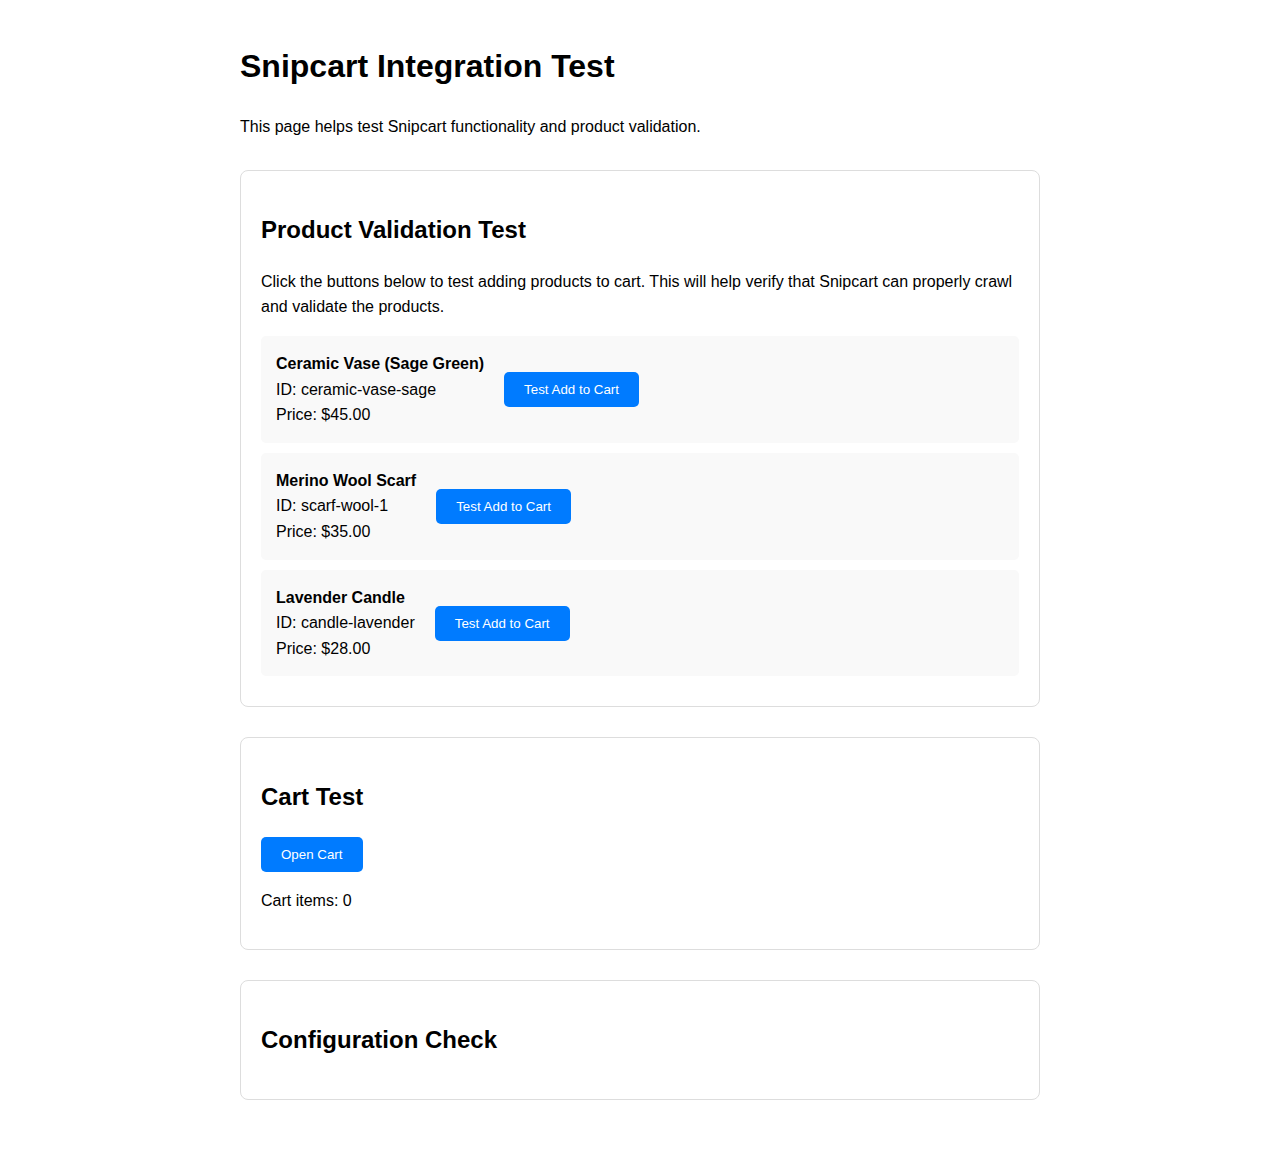
<file: test-snipcart.html>
<!DOCTYPE html>
<html lang="en">
<head>
    <meta charset="UTF-8">
    <meta name="viewport" content="width=device-width, initial-scale=1.0">
    <title>Snipcart Test - Ashley Fields</title>
    <style>
        body {
            font-family: Arial, sans-serif;
            max-width: 800px;
            margin: 0 auto;
            padding: 20px;
            line-height: 1.6;
        }
        .test-section {
            margin: 30px 0;
            padding: 20px;
            border: 1px solid #ddd;
            border-radius: 8px;
        }
        .product-test {
            display: flex;
            align-items: center;
            gap: 20px;
            margin: 10px 0;
            padding: 15px;
            background: #f9f9f9;
            border-radius: 5px;
        }
        .btn {
            background: #007bff;
            color: white;
            border: none;
            padding: 10px 20px;
            border-radius: 5px;
            cursor: pointer;
        }
        .btn:hover {
            background: #0056b3;
        }
        .status {
            padding: 10px;
            border-radius: 5px;
            margin: 10px 0;
        }
        .status.success {
            background: #d4edda;
            color: #155724;
            border: 1px solid #c3e6cb;
        }
        .status.error {
            background: #f8d7da;
            color: #721c24;
            border: 1px solid #f5c6cb;
        }
    </style>
</head>
<body>
    <h1>Snipcart Integration Test</h1>
    <p>This page helps test Snipcart functionality and product validation.</p>

    <div class="test-section">
        <h2>Product Validation Test</h2>
        <p>Click the buttons below to test adding products to cart. This will help verify that Snipcart can properly crawl and validate the products.</p>
        
        <div class="product-test">
            <div>
                <strong>Ceramic Vase (Sage Green)</strong><br>
                ID: ceramic-vase-sage<br>
                Price: $45.00
            </div>
            <button class="snipcart-add-item btn"
                    data-item-id="ceramic-vase-sage"
                    data-item-name="Sage Green Vase"
                    data-item-price="45.00"
                    data-item-url="https://thdevintjaden.github.io/a-fields-store/products.html"
                    data-item-description="Hand-thrown ceramic vase in sage green glaze">
                Test Add to Cart
            </button>
        </div>

        <div class="product-test">
            <div>
                <strong>Merino Wool Scarf</strong><br>
                ID: scarf-wool-1<br>
                Price: $35.00
            </div>
            <button class="snipcart-add-item btn"
                    data-item-id="scarf-wool-1"
                    data-item-name="Merino Wool Scarf"
                    data-item-price="35.00"
                    data-item-url="https://thdevintjaden.github.io/a-fields-store/products.html"
                    data-item-description="Luxurious handwoven scarf in soft merino wool">
                Test Add to Cart
            </button>
        </div>

        <div class="product-test">
            <div>
                <strong>Lavender Candle</strong><br>
                ID: candle-lavender<br>
                Price: $28.00
            </div>
            <button class="snipcart-add-item btn"
                    data-item-id="candle-lavender"
                    data-item-name="Lavender Fields Candle"
                    data-item-price="28.00"
                    data-item-url="https://thdevintjaden.github.io/a-fields-store/products.html"
                    data-item-description="Natural soy wax candle with lavender essential oils">
                Test Add to Cart
            </button>
        </div>
    </div>

    <div class="test-section">
        <h2>Cart Test</h2>
        <button class="snipcart-checkout btn">Open Cart</button>
        <p>Cart items: <span class="snipcart-items-count">0</span></p>
    </div>

    <div class="test-section">
        <h2>Configuration Check</h2>
        <div id="config-status"></div>
    </div>

    <!-- Snipcart Integration -->
    <script>
        window.SnipcartSettings = {
            publicApiKey: "MmNmYmQzNmUtY2E3MC00NjgxLWI0M2MtMGU3OGQ3YmRiYWRhNjM4ODYwNTY1ODUxOTM0NzYx",
            loadStrategy: "on-user-interaction",
            currency: "usd"
        };

        (function(){var c,d;(d=(c=window.SnipcartSettings).version)!=null||(c.version="3.0");var s,S;(S=(s=window.SnipcartSettings).timeoutDuration)!=null||(s.timeoutDuration=2750);var l,p;(p=(l=window.SnipcartSettings).domain)!=null||(l.domain="cdn.snipcart.com");var w,u;(u=(w=window.SnipcartSettings).protocol)!=null||(w.protocol="https");var m,g;(g=(m=window.SnipcartSettings).loadCSS)!=null||(m.loadCSS=!0);var y=window.SnipcartSettings.version.includes("v3.0.0-ci")||window.SnipcartSettings.version!="3.0"&&window.SnipcartSettings.version.localeCompare("3.4.0",void 0,{numeric:!0,sensitivity:"base"})===-1,f=["focus","mouseover","touchmove","scroll","keydown"];window.LoadSnipcart=o;document.readyState==="loading"?document.addEventListener("DOMContentLoaded",r):r();function r(){window.SnipcartSettings.loadStrategy?window.SnipcartSettings.loadStrategy==="on-user-interaction"&&(f.forEach(function(t){return document.addEventListener(t,o)}),setTimeout(o,window.SnipcartSettings.timeoutDuration)):o()}var a=!1;function o(){if(a)return;a=!0;let t=document.getElementsByTagName("head")[0],n=document.querySelector("#snipcart"),i=document.querySelector('src[src^="'.concat(window.SnipcartSettings.protocol,"://").concat(window.SnipcartSettings.domain,'"][src$="snipcart.js"]')),e=document.querySelector('link[href^="'.concat(window.SnipcartSettings.protocol,"://").concat(window.SnipcartSettings.domain,'"][href$="snipcart.css"]'));n||(n=document.createElement("div"),n.id="snipcart",n.setAttribute("hidden","true"),document.body.appendChild(n)),h(n),i||(i=document.createElement("script"),i.src="".concat(window.SnipcartSettings.protocol,"://").concat(window.SnipcartSettings.domain,"/themes/v").concat(window.SnipcartSettings.version,"/default/snipcart.js"),i.async=!0,t.appendChild(i)),!e&&window.SnipcartSettings.loadCSS&&(e=document.createElement("link"),e.rel="stylesheet",e.type="text/css",e.href="".concat(window.SnipcartSettings.protocol,"://").concat(window.SnipcartSettings.domain,"/themes/v").concat(window.SnipcartSettings.version,"/default/snipcart.css"),t.prepend(e)),f.forEach(function(v){return document.removeEventListener(v,o)})}function h(t){!y||(t.dataset.apiKey=window.SnipcartSettings.publicApiKey,window.SnipcartSettings.addProductBehavior&&(t.dataset.configAddProductBehavior=window.SnipcartSettings.addProductBehavior),window.SnipcartSettings.modalStyle&&(t.dataset.configModalStyle=window.SnipcartSettings.modalStyle),window.SnipcartSettings.currency&&(t.dataset.currency=window.SnipcartSettings.currency),window.SnipcartSettings.templatesUrl&&(t.dataset.templatesUrl=window.SnipcartSettings.templatesUrl))}})();

        // Check configuration
        document.addEventListener('DOMContentLoaded', function() {
            const configStatus = document.getElementById('config-status');
            
            // Check if Snipcart is loaded
            setTimeout(() => {
                if (window.Snipcart) {
                    configStatus.innerHTML = '<div class="status success">✅ Snipcart loaded successfully</div>';
                } else {
                    configStatus.innerHTML = '<div class="status error">❌ Snipcart failed to load</div>';
                }
            }, 2000);
        });
    </script>
</body>
</html>
</file>
<file: css/styles.css>
/* ===== CSS VARIABLES ===== */
:root {
    /* Colors */
    --primary-color: #2c3e50;
    --secondary-color: #3498db;
    --accent-color: #e74c3c;
    --text-primary: #2c3e50;
    --text-secondary: #7f8c8d;
    --text-light: #95a5a6;
    --background-primary: #ffffff;
    --background-secondary: #f8f9fa;
    --background-accent: #ecf0f1;
    --border-color: #e9ecef;
    --success-color: #27ae60;
    --warning-color: #f39c12;
    --error-color: #e74c3c;

    /* Typography */
    --font-family: 'Inter', -apple-system, BlinkMacSystemFont, 'Segoe UI', Roboto, sans-serif;
    --font-size-xs: 0.75rem;
    --font-size-sm: 0.875rem;
    --font-size-base: 1rem;
    --font-size-lg: 1.125rem;
    --font-size-xl: 1.25rem;
    --font-size-2xl: 1.5rem;
    --font-size-3xl: 1.875rem;
    --font-size-4xl: 2.25rem;
    --font-size-5xl: 3rem;

    /* Spacing */
    --spacing-xs: 0.25rem;
    --spacing-sm: 0.5rem;
    --spacing-md: 1rem;
    --spacing-lg: 1.5rem;
    --spacing-xl: 2rem;
    --spacing-2xl: 3rem;
    --spacing-3xl: 4rem;

    /* Border Radius */
    --radius-sm: 0.25rem;
    --radius-md: 0.5rem;
    --radius-lg: 0.75rem;
    --radius-xl: 1rem;

    /* Shadows */
    --shadow-sm: 0 1px 2px 0 rgba(0, 0, 0, 0.05);
    --shadow-md: 0 4px 6px -1px rgba(0, 0, 0, 0.1);
    --shadow-lg: 0 10px 15px -3px rgba(0, 0, 0, 0.1);
    --shadow-xl: 0 20px 25px -5px rgba(0, 0, 0, 0.1);

    /* Transitions */
    --transition-fast: 0.15s ease-in-out;
    --transition-normal: 0.3s ease-in-out;
    --transition-slow: 0.5s ease-in-out;
}

/* ===== RESET & BASE STYLES ===== */
* {
    margin: 0;
    padding: 0;
    box-sizing: border-box;
}

html {
    scroll-behavior: smooth;
}

body {
    font-family: var(--font-family);
    font-size: var(--font-size-base);
    line-height: 1.6;
    color: var(--text-primary);
    background-color: var(--background-primary);
    -webkit-font-smoothing: antialiased;
    -moz-osx-font-smoothing: grayscale;
}

/* ===== TYPOGRAPHY ===== */
h1, h2, h3, h4, h5, h6 {
    font-weight: 600;
    line-height: 1.2;
    margin-bottom: var(--spacing-md);
}

h1 { font-size: var(--font-size-4xl); }
h2 { font-size: var(--font-size-3xl); }
h3 { font-size: var(--font-size-2xl); }
h4 { font-size: var(--font-size-xl); }
h5 { font-size: var(--font-size-lg); }
h6 { font-size: var(--font-size-base); }

p {
    margin-bottom: var(--spacing-md);
    color: var(--text-secondary);
}

a {
    color: var(--secondary-color);
    text-decoration: none;
    transition: color var(--transition-fast);
}

a:hover {
    color: var(--primary-color);
}

/* ===== UTILITY CLASSES ===== */
.container {
    max-width: 1200px;
    margin: 0 auto;
    padding: 0 var(--spacing-md);
}

.text-center { text-align: center; }
.text-left { text-align: left; }
.text-right { text-align: right; }

.btn {
    display: inline-flex;
    align-items: center;
    justify-content: center;
    padding: var(--spacing-sm) var(--spacing-lg);
    border: none;
    border-radius: var(--radius-md);
    font-size: var(--font-size-base);
    font-weight: 500;
    text-decoration: none;
    cursor: pointer;
    transition: all var(--transition-fast);
    min-height: 44px;
    min-width: 44px;
}

.btn-primary {
    background-color: var(--secondary-color);
    color: white;
}

.btn-primary:hover {
    background-color: #2980b9;
    transform: translateY(-1px);
    box-shadow: var(--shadow-md);
}

.btn-secondary {
    background-color: transparent;
    color: var(--secondary-color);
    border: 2px solid var(--secondary-color);
}

.btn-secondary:hover {
    background-color: var(--secondary-color);
    color: white;
}

/* ===== PAGE HEADER ===== */
.page-header {
    padding: calc(80px + var(--spacing-3xl)) 0 var(--spacing-3xl);
    background: linear-gradient(135deg, var(--background-secondary) 0%, var(--background-primary) 100%);
    text-align: center;
}

.page-title {
    color: var(--primary-color);
    margin-bottom: var(--spacing-md);
}

.page-subtitle {
    font-size: var(--font-size-lg);
    color: var(--text-secondary);
    max-width: 600px;
    margin: 0 auto;
}

/* ===== HEADER & NAVIGATION ===== */
.header {
    position: fixed;
    top: 0;
    left: 0;
    right: 0;
    background-color: rgba(255, 255, 255, 0.95);
    backdrop-filter: blur(10px);
    z-index: 1000;
    box-shadow: var(--shadow-sm);
    transition: transform var(--transition-normal), box-shadow var(--transition-normal);
}

.navbar {
    padding: var(--spacing-md) 0;
}

.nav-container {
    display: flex;
    align-items: center;
    justify-content: space-between;
    max-width: 1200px;
    margin: 0 auto;
    padding: 0 var(--spacing-md);
}

.nav-brand .logo {
    font-size: var(--font-size-xl);
    font-weight: 700;
    color: var(--primary-color);
    text-decoration: none;
}

.nav-menu {
    display: none;
    gap: var(--spacing-lg);
}

.nav-link {
    color: var(--text-primary);
    font-weight: 500;
    transition: color var(--transition-fast);
}

.nav-link:hover,
.nav-link.active {
    color: var(--secondary-color);
}

.nav-cart {
    position: relative;
}

.cart-btn {
    background: none;
    border: none;
    color: var(--text-primary);
    cursor: pointer;
    padding: var(--spacing-sm);
    border-radius: var(--radius-md);
    transition: all var(--transition-fast);
    position: relative;
}

.cart-btn:hover {
    background-color: var(--background-accent);
    color: var(--secondary-color);
}

.cart-count {
    position: absolute;
    top: -8px;
    right: -8px;
    background-color: var(--accent-color);
    color: white;
    font-size: var(--font-size-xs);
    font-weight: 600;
    padding: 2px 6px;
    border-radius: 50%;
    min-width: 18px;
    text-align: center;
}

.nav-toggle {
    display: flex;
    flex-direction: column;
    cursor: pointer;
    padding: var(--spacing-sm);
    transition: var(--transition-fast);
}

.nav-toggle span {
    width: 25px;
    height: 3px;
    background-color: var(--text-primary);
    margin: 3px 0;
    transition: var(--transition-fast);
    border-radius: 2px;
}

/* Mobile Navigation Active States */
.nav-toggle.active span:nth-child(1) {
    transform: rotate(45deg) translate(5px, 5px);
}

.nav-toggle.active span:nth-child(2) {
    opacity: 0;
}

.nav-toggle.active span:nth-child(3) {
    transform: rotate(-45deg) translate(7px, -6px);
}

/* ===== HERO SECTION ===== */
.hero {
    padding: calc(80px + var(--spacing-3xl)) 0 var(--spacing-3xl);
    background: linear-gradient(135deg, var(--background-secondary) 0%, var(--background-primary) 100%);
}

.hero-container {
    display: grid;
    grid-template-columns: 1fr;
    gap: var(--spacing-2xl);
    align-items: center;
    max-width: 1200px;
    margin: 0 auto;
    padding: 0 var(--spacing-md);
}

.hero-content {
    text-align: center;
}

.hero-title {
    font-size: var(--font-size-4xl);
    font-weight: 700;
    color: var(--primary-color);
    margin-bottom: var(--spacing-lg);
}

.hero-subtitle {
    font-size: var(--font-size-lg);
    color: var(--text-secondary);
    margin-bottom: var(--spacing-2xl);
    max-width: 600px;
    margin-left: auto;
    margin-right: auto;
}

.hero-buttons {
    display: flex;
    gap: var(--spacing-md);
    justify-content: center;
    flex-wrap: wrap;
}

.hero-image {
    display: flex;
    justify-content: center;
}

.hero-placeholder {
    max-width: 400px;
    width: 100%;
}

/* ===== PRODUCTS SECTION ===== */
.products {
    padding: var(--spacing-3xl) 0;
    background-color: var(--background-primary);
}

.featured-products {
    padding: var(--spacing-3xl) 0;
    background-color: var(--background-primary);
}

.products-page {
    padding: var(--spacing-3xl) 0;
    background-color: var(--background-primary);
}

.section-header {
    text-align: center;
    margin-bottom: var(--spacing-3xl);
}

.section-title {
    color: var(--primary-color);
    margin-bottom: var(--spacing-md);
}

.section-subtitle {
    font-size: var(--font-size-lg);
    color: var(--text-secondary);
}

/* Products Controls */
.products-controls {
    display: flex;
    flex-direction: column;
    gap: var(--spacing-md);
    margin-bottom: var(--spacing-xl);
}

@media (min-width: 768px) {
    .products-controls {
        flex-direction: row;
        justify-content: space-between;
        align-items: center;
    }
}

.products-controls .search-box {
    flex: 1;
    max-width: 300px;
}

.products-controls .sort-box {
    min-width: 150px;
}

/* Products Count */
.products-count {
    font-size: 0.875rem;
    color: var(--text-primary);
    margin-bottom: var(--spacing-md);
}

.products-sort {
    display: flex;
    align-items: center;
    gap: var(--spacing-sm);
}

.sort-select {
    padding: var(--spacing-sm) var(--spacing-md);
    border: 2px solid var(--border-color);
    border-radius: var(--radius-md);
    background-color: white;
    font-size: var(--font-size-sm);
    transition: border-color var(--transition-fast);
}

.sort-select:focus {
    outline: none;
    border-color: var(--secondary-color);
}

.products-grid {
    display: grid;
    grid-template-columns: repeat(auto-fit, minmax(280px, 1fr));
    gap: var(--spacing-2xl);
}

.product-card {
    background-color: var(--background-primary);
    border-radius: var(--radius-lg);
    overflow: hidden;
    box-shadow: var(--shadow-md);
    transition: transform var(--transition-normal), box-shadow var(--transition-normal);
}

.product-card:hover {
    transform: translateY(-4px);
    box-shadow: var(--shadow-xl);
}

.product-image {
    width: 100%;
    height: 200px;
    overflow: hidden;
}

.product-placeholder {
    width: 100%;
    height: 200px;
    display: flex;
    align-items: center;
    justify-content: center;
    background: var(--light-color);
    border-radius: var(--radius-md);
}

.product-placeholder svg {
    max-width: 100%;
    height: auto;
}

.product-info {
    padding: var(--spacing-lg);
}

.product-title {
    font-size: var(--font-size-lg);
    color: var(--primary-color);
    margin-bottom: var(--spacing-sm);
}

.product-description {
    color: var(--text-secondary);
    margin-bottom: var(--spacing-md);
    font-size: var(--font-size-sm);
}

.product-price {
    font-size: var(--font-size-xl);
    font-weight: 600;
    color: var(--secondary-color);
    margin-bottom: var(--spacing-md);
}

/* ===== ABOUT SECTION ===== */
.about {
    padding: var(--spacing-3xl) 0;
    background-color: var(--background-secondary);
}

.about-preview {
    padding: var(--spacing-3xl) 0;
    background-color: var(--background-secondary);
}

.about-story {
    padding: var(--spacing-3xl) 0;
    background-color: var(--background-secondary);
}

.about-content {
    display: grid;
    grid-template-columns: 1fr;
    gap: var(--spacing-3xl);
    align-items: center;
}

.about-description {
    font-size: var(--font-size-lg);
    color: var(--text-secondary);
    margin-bottom: var(--spacing-lg);
}

.about-features {
    display: grid;
    grid-template-columns: 1fr;
    gap: var(--spacing-lg);
    margin-top: var(--spacing-2xl);
}

.feature {
    text-align: center;
    padding: var(--spacing-lg);
    background-color: var(--background-primary);
    border-radius: var(--radius-lg);
    box-shadow: var(--shadow-sm);
}

.feature-icon {
    font-size: var(--font-size-3xl);
    margin-bottom: var(--spacing-md);
}

.feature h3 {
    color: var(--primary-color);
    margin-bottom: var(--spacing-sm);
}

.feature p {
    color: var(--text-secondary);
    margin-bottom: 0;
}

.about-image {
    display: flex;
    justify-content: center;
}

.about-placeholder {
    max-width: 400px;
    width: 100%;
}

/* Mission & Values */
.mission-values {
    padding: var(--spacing-3xl) 0;
    background-color: var(--background-primary);
}

.values-grid {
    display: grid;
    grid-template-columns: 1fr;
    gap: var(--spacing-2xl);
}

.value-card {
    text-align: center;
    padding: var(--spacing-2xl);
    background-color: var(--background-secondary);
    border-radius: var(--radius-lg);
    box-shadow: var(--shadow-sm);
}

.value-icon {
    font-size: var(--font-size-4xl);
    margin-bottom: var(--spacing-lg);
}

.value-card h3 {
    color: var(--primary-color);
    margin-bottom: var(--spacing-md);
}

.value-card p {
    color: var(--text-secondary);
    margin-bottom: 0;
}

/* Team Section */
.team-section {
    padding: var(--spacing-3xl) 0;
    background-color: var(--background-secondary);
}

.team-grid {
    display: grid;
    grid-template-columns: 1fr;
    gap: var(--spacing-2xl);
}

.team-member {
    text-align: center;
    padding: var(--spacing-2xl);
    background-color: var(--background-primary);
    border-radius: var(--radius-lg);
    box-shadow: var(--shadow-sm);
}

.member-avatar {
    margin-bottom: var(--spacing-lg);
}

.avatar-placeholder {
    width: 100px;
    height: 100px;
    background-color: var(--secondary-color);
    color: white;
    border-radius: 50%;
    display: flex;
    align-items: center;
    justify-content: center;
    font-size: var(--font-size-2xl);
    font-weight: 600;
    margin: 0 auto;
}

.team-member h3 {
    color: var(--primary-color);
    margin-bottom: var(--spacing-sm);
}

.member-title {
    color: var(--secondary-color);
    font-weight: 500;
    margin-bottom: var(--spacing-md);
}

.member-bio {
    color: var(--text-secondary);
    margin-bottom: 0;
}

/* Stats Section */
.stats-section {
    padding: var(--spacing-3xl) 0;
    background-color: var(--primary-color);
    color: white;
}

.stats-grid {
    display: grid;
    grid-template-columns: repeat(2, 1fr);
    gap: var(--spacing-2xl);
}

.stat-item {
    text-align: center;
}

.stat-number {
    font-size: var(--font-size-4xl);
    font-weight: 700;
    color: var(--secondary-color);
    margin-bottom: var(--spacing-sm);
}

.stat-label {
    font-size: var(--font-size-lg);
    color: #bdc3c7;
}

/* CTA Section */
.cta-section {
    padding: var(--spacing-3xl) 0;
    background-color: var(--background-secondary);
    text-align: center;
}

.cta-content h2 {
    color: var(--primary-color);
    margin-bottom: var(--spacing-md);
}

.cta-content p {
    font-size: var(--font-size-lg);
    margin-bottom: var(--spacing-2xl);
}

.cta-buttons {
    display: flex;
    gap: var(--spacing-md);
    justify-content: center;
    flex-wrap: wrap;
}

/* ===== TESTIMONIALS SECTION ===== */
.testimonials {
    padding: var(--spacing-3xl) 0;
    background-color: var(--background-primary);
}

.testimonials-grid {
    display: grid;
    grid-template-columns: 1fr;
    gap: var(--spacing-2xl);
}

.testimonial-card {
    background-color: var(--background-secondary);
    padding: var(--spacing-2xl);
    border-radius: var(--radius-lg);
    box-shadow: var(--shadow-sm);
}

.testimonial-content p {
    font-size: var(--font-size-lg);
    font-style: italic;
    color: var(--text-primary);
    margin-bottom: var(--spacing-lg);
}

.testimonial-author {
    display: flex;
    align-items: center;
    gap: var(--spacing-md);
}

.author-avatar {
    width: 50px;
    height: 50px;
    background-color: var(--secondary-color);
    color: white;
    border-radius: 50%;
    display: flex;
    align-items: center;
    justify-content: center;
    font-weight: 600;
}

.author-info h4 {
    color: var(--primary-color);
    margin-bottom: var(--spacing-xs);
}

.author-info span {
    color: var(--text-light);
    font-size: var(--font-size-sm);
}

/* ===== CONTACT SECTION ===== */
.contact {
    padding: var(--spacing-3xl) 0;
    background-color: var(--background-secondary);
}

.contact-page {
    padding: var(--spacing-3xl) 0;
    background-color: var(--background-secondary);
}

.contact-content {
    display: grid;
    grid-template-columns: 1fr;
    gap: var(--spacing-3xl);
}

.contact-info {
    display: grid;
    grid-template-columns: 1fr;
    gap: var(--spacing-lg);
}

.contact-intro {
    font-size: var(--font-size-lg);
    color: var(--text-secondary);
    margin-bottom: var(--spacing-2xl);
}

.contact-methods {
    display: grid;
    gap: var(--spacing-lg);
    margin-bottom: var(--spacing-2xl);
}

.contact-item {
    display: flex;
    align-items: flex-start;
    gap: var(--spacing-md);
    padding: var(--spacing-lg);
    background-color: var(--background-primary);
    border-radius: var(--radius-lg);
    box-shadow: var(--shadow-sm);
}

.contact-icon {
    font-size: var(--font-size-2xl);
    width: 50px;
    height: 50px;
    display: flex;
    align-items: center;
    justify-content: center;
    background-color: var(--background-accent);
    border-radius: var(--radius-md);
    flex-shrink: 0;
}

.contact-details h3 {
    color: var(--primary-color);
    margin-bottom: var(--spacing-xs);
}

.contact-details p {
    color: var(--text-secondary);
    margin-bottom: var(--spacing-xs);
}

.contact-note {
    font-size: var(--font-size-sm);
    color: var(--text-light);
    margin-bottom: 0;
}

.contact-faq {
    background-color: var(--background-primary);
    padding: var(--spacing-2xl);
    border-radius: var(--radius-lg);
    box-shadow: var(--shadow-sm);
}

.contact-faq h3 {
    color: var(--primary-color);
    margin-bottom: var(--spacing-lg);
}

.faq-item {
    margin-bottom: var(--spacing-lg);
}

.faq-item:last-child {
    margin-bottom: 0;
}

.faq-item h4 {
    color: var(--primary-color);
    margin-bottom: var(--spacing-sm);
    font-size: var(--font-size-base);
}

.faq-item p {
    color: var(--text-secondary);
    margin-bottom: 0;
    font-size: var(--font-size-sm);
}

.contact-form-container {
    background-color: var(--background-primary);
    border-radius: var(--radius-lg);
    box-shadow: var(--shadow-md);
    overflow: hidden;
}

.contact-form {
    padding: var(--spacing-2xl);
}

.contact-form h2 {
    color: var(--primary-color);
    margin-bottom: var(--spacing-2xl);
}

.form-group {
    margin-bottom: var(--spacing-lg);
}

.form-group label {
    display: block;
    margin-bottom: var(--spacing-sm);
    color: var(--primary-color);
    font-weight: 500;
}

.form-group input,
.form-group textarea,
.form-group select {
    width: 100%;
    padding: var(--spacing-md);
    border: 2px solid var(--border-color);
    border-radius: var(--radius-md);
    font-size: var(--font-size-base);
    transition: border-color var(--transition-fast);
    min-height: 44px;
}

.form-group input:focus,
.form-group textarea:focus,
.form-group select:focus {
    outline: none;
    border-color: var(--secondary-color);
}

.form-group textarea {
    resize: vertical;
    min-height: 120px;
}

/* Checkbox styling */
.checkbox-label {
    display: flex;
    align-items: flex-start;
    gap: var(--spacing-sm);
    cursor: pointer;
    font-size: var(--font-size-sm);
    color: var(--text-secondary);
}

.checkbox-label input[type="checkbox"] {
    width: auto;
    margin: 0;
}

/* Business Hours */
.business-hours {
    padding: var(--spacing-3xl) 0;
    background-color: var(--background-primary);
}

.hours-content {
    text-align: center;
    max-width: 600px;
    margin: 0 auto;
}

.hours-content h2 {
    color: var(--primary-color);
    margin-bottom: var(--spacing-2xl);
}

.hours-grid {
    display: grid;
    gap: var(--spacing-md);
    margin-bottom: var(--spacing-lg);
}

.hours-item {
    display: flex;
    justify-content: space-between;
    align-items: center;
    padding: var(--spacing-md);
    background-color: var(--background-secondary);
    border-radius: var(--radius-md);
}

.day {
    font-weight: 500;
    color: var(--primary-color);
}

.time {
    color: var(--text-secondary);
}

.hours-note {
    font-size: var(--font-size-sm);
    color: var(--text-light);
    margin-bottom: 0;
}

/* ===== FOOTER ===== */
.footer {
    background-color: var(--primary-color);
    color: white;
    padding: var(--spacing-3xl) 0 var(--spacing-lg);
}

.footer-content {
    display: grid;
    grid-template-columns: 1fr;
    gap: var(--spacing-2xl);
    margin-bottom: var(--spacing-2xl);
}

.footer-section h3,
.footer-section h4 {
    color: white;
    margin-bottom: var(--spacing-md);
}

.footer-section p {
    color: #bdc3c7;
    margin-bottom: var(--spacing-md);
}

.footer-links {
    list-style: none;
}

.footer-links li {
    margin-bottom: var(--spacing-sm);
}

.footer-links a {
    color: #bdc3c7;
    transition: color var(--transition-fast);
}

.footer-links a:hover {
    color: white;
}

.social-links {
    display: flex;
    gap: var(--spacing-md);
}

.social-link {
    display: inline-flex;
    align-items: center;
    justify-content: center;
    width: 40px;
    height: 40px;
    background-color: rgba(255, 255, 255, 0.1);
    border-radius: var(--radius-md);
    transition: background-color var(--transition-fast);
    font-size: var(--font-size-lg);
}

.social-link:hover {
    background-color: rgba(255, 255, 255, 0.2);
}

.footer-bottom {
    text-align: center;
    padding-top: var(--spacing-lg);
    border-top: 1px solid rgba(255, 255, 255, 0.1);
}

.footer-bottom p {
    color: #bdc3c7;
    margin-bottom: 0;
}

/* ===== ANIMATIONS ===== */
@keyframes fadeInUp {
    from {
        opacity: 0;
        transform: translateY(30px);
    }
    to {
        opacity: 1;
        transform: translateY(0);
    }
}

.animate-in {
    animation: fadeInUp 0.6s ease-out forwards;
}

/* ===== RESPONSIVE DESIGN ===== */
@media (min-width: 768px) {
    .nav-menu {
        display: flex;
    }

    .nav-toggle {
        display: none;
    }

    .hero-container {
        grid-template-columns: 1fr 1fr;
        text-align: left;
    }

    .hero-content {
        text-align: left;
    }

    .hero-buttons {
        justify-content: flex-start;
    }

    .about-content {
        grid-template-columns: 1fr 1fr;
    }

    .about-features {
        grid-template-columns: repeat(3, 1fr);
    }

    .values-grid {
        grid-template-columns: repeat(2, 1fr);
    }

    .team-grid {
        grid-template-columns: repeat(3, 1fr);
    }

    .stats-grid {
        grid-template-columns: repeat(4, 1fr);
    }

    .testimonials-grid {
        grid-template-columns: repeat(3, 1fr);
    }

    .contact-content {
        grid-template-columns: 1fr 1fr;
    }

    .contact-info {
        grid-template-columns: 1fr;
    }

    .footer-content {
        grid-template-columns: repeat(4, 1fr);
    }
}

@media (min-width: 1024px) {
    .hero-title {
        font-size: var(--font-size-5xl);
    }

    .products-grid {
        grid-template-columns: repeat(4, 1fr);
    }

    .values-grid {
        grid-template-columns: repeat(4, 1fr);
    }
}

/* ===== MOBILE NAVIGATION ===== */
@media (max-width: 767px) {
    .nav-menu {
        position: fixed;
        top: 100%;
        left: 0;
        right: 0;
        background-color: var(--background-primary);
        flex-direction: column;
        padding: var(--spacing-2xl);
        box-shadow: var(--shadow-lg);
        transform: translateY(-100%);
        opacity: 0;
        visibility: hidden;
        transition: all var(--transition-normal);
    }

    .nav-menu.active {
        transform: translateY(0);
        opacity: 1;
        visibility: visible;
    }

    .nav-menu .nav-link {
        padding: var(--spacing-md) 0;
        border-bottom: 1px solid var(--border-color);
        font-size: var(--font-size-lg);
    }

    .nav-menu .nav-link:last-child {
        border-bottom: none;
    }

    .products-controls {
        flex-direction: column;
        align-items: stretch;
    }

    .products-sort {
        justify-content: space-between;
    }

    .hours-item {
        flex-direction: column;
        gap: var(--spacing-sm);
        text-align: center;
    }
}

/* ===== SNIPCART CUSTOMIZATION ===== */
.snipcart-checkout {
    background: none !important;
    border: none !important;
    color: inherit !important;
    font-family: inherit !important;
    font-size: inherit !important;
    padding: 0 !important;
    margin: 0 !important;
    cursor: pointer !important;
}

.snipcart-add-item {
    width: 100%;
    margin-top: var(--spacing-md);
}

/* ===== ACCESSIBILITY ===== */
@media (prefers-reduced-motion: reduce) {
    * {
        animation-duration: 0.01ms !important;
        animation-iteration-count: 1 !important;
        transition-duration: 0.01ms !important;
    }
}

/* Focus styles for accessibility */
button:focus,
input:focus,
textarea:focus,
a:focus,
select:focus {
    outline: 2px solid var(--secondary-color);
    outline-offset: 2px;
}

/* High contrast mode support */
@media (prefers-contrast: high) {
    :root {
        --border-color: #000000;
        --text-secondary: #000000;
    }
}

/* Print styles */
@media print {
    .header,
    .footer,
    .nav-cart,
    .btn {
        display: none !important;
    }

    body {
        font-size: 12pt;
        line-height: 1.4;
    }
}

/* ===== SKIP LINK ===== */
.skip-link {
    position: absolute;
    top: -40px;
    left: 6px;
    background: var(--primary-color);
    color: white;
    padding: 8px;
    text-decoration: none;
    border-radius: var(--radius-sm);
    z-index: 10001;
    transition: top var(--transition-fast);
}

.skip-link:focus {
    top: 6px;
}

/* ===== LOADING STATES ===== */
.loading-products {
    display: flex;
    flex-direction: column;
    align-items: center;
    justify-content: center;
    padding: var(--spacing-xl);
    min-height: 200px;
}

.loading-spinner {
    width: 40px;
    height: 40px;
    border: 3px solid var(--light-color);
    border-top: 3px solid var(--primary-color);
    border-radius: 50%;
    animation: spin 1s linear infinite;
    margin-bottom: var(--spacing-md);
}

@keyframes spin {
    0% { transform: rotate(0deg); }
    100% { transform: rotate(360deg); }
}

/* ===== STOCK INDICATORS ===== */
.stock-badge {
    position: absolute;
    top: var(--spacing-sm);
    right: var(--spacing-sm);
    padding: var(--spacing-xs) var(--spacing-sm);
    border-radius: var(--radius-sm);
    font-size: 0.75rem;
    font-weight: 600;
    text-transform: uppercase;
    letter-spacing: 0.5px;
}

.stock-badge.in-stock {
    background: var(--success-color);
    color: white;
}

.stock-badge.limited-stock {
    background: var(--warning-color);
    color: white;
}

.stock-badge.low-stock {
    background: var(--warning-color);
    color: white;
}

.stock-badge.out-of-stock {
    background: var(--error-color);
    color: white;
}

.stock-text {
    font-size: 0.875rem;
    font-weight: 500;
}

.stock-text.in-stock {
    color: var(--success-color);
}

.stock-text.limited-stock {
    color: var(--warning-color);
}

.stock-text.low-stock {
    color: var(--warning-color);
}

.stock-text.out-of-stock {
    color: var(--error-color);
}

/* ===== PRODUCT PLACEHOLDERS ===== */
.product-placeholder {
    width: 100%;
    height: 200px;
    display: flex;
    align-items: center;
    justify-content: center;
    background: var(--light-color);
    border-radius: var(--radius-md);
}

.product-placeholder svg {
    max-width: 100%;
    height: auto;
}

/* ===== CATEGORY FILTERS ===== */
.category-filters {
    margin-bottom: var(--spacing-lg);
}

.filter-buttons {
    display: flex;
    flex-wrap: wrap;
    gap: var(--spacing-sm);
}

.filter-btn {
    padding: var(--spacing-sm) var(--spacing-md);
    border: 2px solid var(--border-color);
    background: white;
    color: var(--text-primary);
    border-radius: var(--radius-md);
    font-size: 0.875rem;
    font-weight: 500;
    cursor: pointer;
    transition: all var(--transition-normal);
}

.filter-btn:hover {
    border-color: var(--primary-color);
    color: var(--primary-color);
}

.filter-btn.active {
    background: var(--primary-color);
    border-color: var(--primary-color);
    color: white;
}

/* ===== PRODUCT CONTROLS ===== */
.products-controls {
    display: flex;
    flex-direction: column;
    gap: var(--spacing-md);
    margin-bottom: var(--spacing-xl);
}

@media (min-width: 768px) {
    .products-controls {
        flex-direction: row;
        justify-content: space-between;
        align-items: center;
    }
}

.products-controls .search-box {
    flex: 1;
    max-width: 300px;
}

.products-controls .sort-box {
    min-width: 150px;
}

/* ===== ERROR STATES ===== */
.error-message {
    background: var(--error-light);
    color: var(--error-color);
    padding: var(--spacing-md);
    border-radius: var(--radius-md);
    border: 1px solid var(--error-color);
    margin: var(--spacing-lg) 0;
    text-align: center;
}

.error-message .retry-btn {
    background: var(--error-color);
    color: white;
    border: none;
    padding: var(--spacing-sm) var(--spacing-md);
    border-radius: var(--radius-sm);
    margin-top: var(--spacing-sm);
    cursor: pointer;
    font-size: 0.875rem;
}

.error-message .retry-btn:hover {
    background: var(--error-dark);
}
</file>
